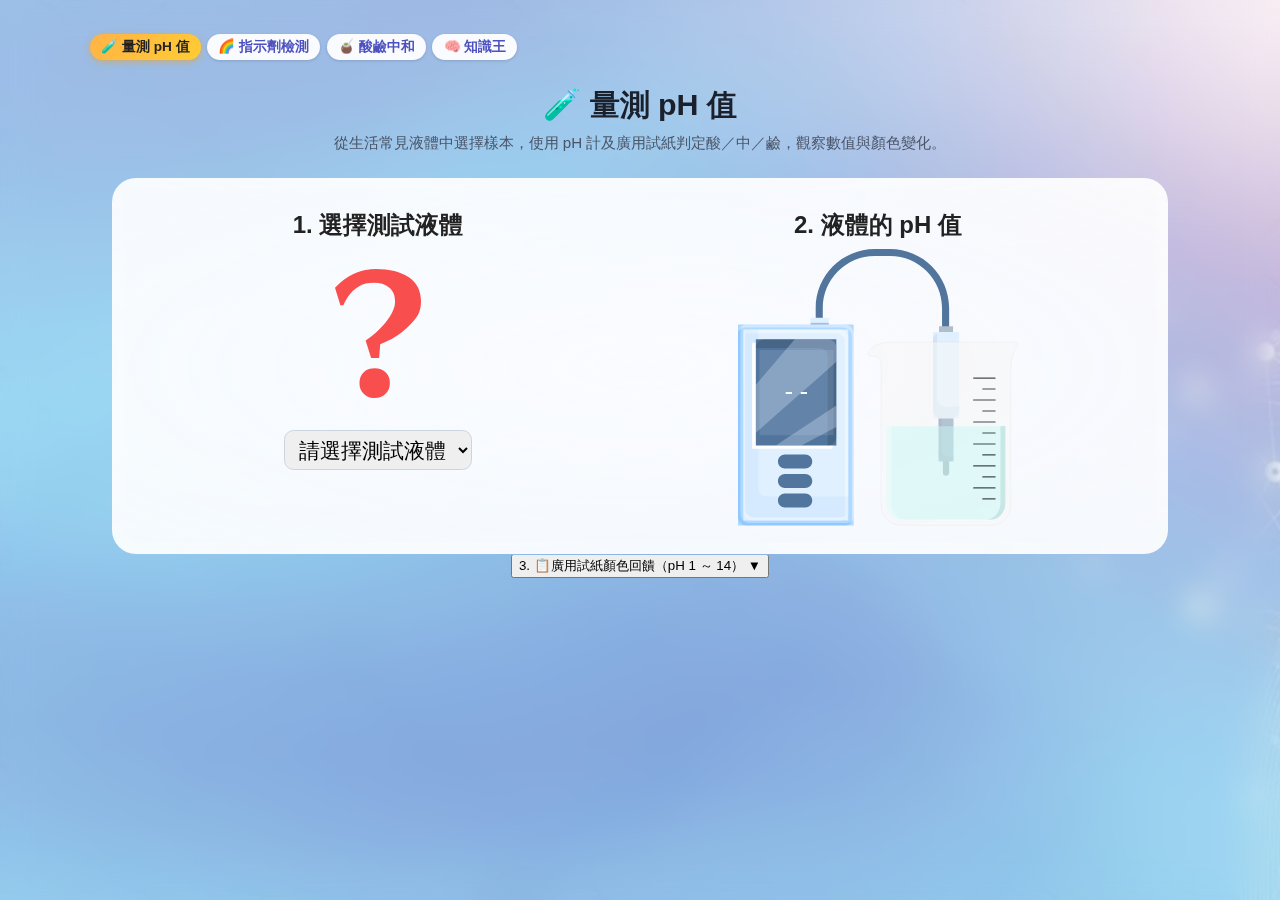
<file: index.html>
<!DOCTYPE html>
<html lang="zh-Hant">

<head>
  <meta charset="UTF-8">
  <meta name="viewport" content="width=device-width,initial-scale=1.0">
  <title>🧪 量測 pH 值</title>
  <link rel="stylesheet" href="./code/style.css">
  <link rel="stylesheet" href="./code/ph_value.css">
  <link rel="icon" href="./icons/ltedu.ico" type="image/x-icon">
</head>

<body>
  <header class="ph-header">
    <div class="ph-header-top">
      <!-- <a href="index.html" class="back-link">🏠 回主頁</a> -->
      <div class="ph-header-right">
        <a href="index.html" class="ph-nav-item ph-nav-item--active">🧪 量測 pH 值</a>
        <a href="acid-base.html" class="ph-nav-item">🌈 指示劑檢測</a>
        <a href="abneut.html" class="ph-nav-item">🧉 酸鹼中和</a>
        <a href="knowledge.html" class="ph-nav-item ">🧠 知識王</a>
      </div>
    </div>

    <h1 class="ph-title">🧪 量測 pH 值</h1>
    <p class="ph-subtitle">
      從生活常見液體中選擇樣本，使用 pH 計及廣用試紙判定酸／中／鹼，觀察數值與顏色變化。
    </p>
  </header>

  <main class="ph-layout">
    <!-- 1. 選擇測試液體 -->
    <section class="control-panel">
      <h2 class="panel-title">1. 選擇測試液體</h2>
      <div class="sample-select-row">
        <!-- 上：圖示（預設 Q.svg） -->
        <div class="sample-icon">
          <img id="sampleIcon" src="icons/Q.svg" alt="請選擇液體" />
        </div>
        <!-- 下：下拉選單 -->
        <div class="select-wrapper">
          <select id="liquidSelect">
            <option value="">請選擇測試液體</option>
            <option value="胃液">胃液</option>
            <option value="檸檬汁">檸檬汁</option>
            <option value="可樂">可樂</option>
            <option value="啤酒">啤酒</option>
            <option value="咖啡">咖啡</option>
            <option value="牛奶">牛奶</option>
            <option value="水">水</option>
            <option value="血液">血液</option>
            <option value="沐浴乳">沐浴乳</option>
            <option value="清潔劑">清潔劑</option>
            <option value="洗衣精">洗衣精</option>
            <option value="通樂">通樂</option>
          </select>
        </div>
      </div>

    </section>

    <!-- 2. 液體的 pH 值 -->
    <section class="visual-panel">
      <h2 class="panel-title">2. 液體的 pH 值</h2>
      <div class="beaker-wrapper">
        <svg xmlns="http://www.w3.org/2000/svg" viewBox="0 0 3644.32 3600" class="beaker-svg">
          <defs>
            <style>
              .cls-2 {
                fill: #51759c
              }

              .cls-5 {
                fill: #141f28
              }

              .cls-11 {
                fill: #e0f0ff
              }

              .cls-13 {
                opacity: .4;
                fill: #fff
              }
            </style>
          </defs>
          <g style="isolation:isolate">
            <g data-name="beaker" id="beaker">
              <g id="instrument">
                <g id="pH_measuring">
                  <path
                    d="M2747.96 2080.18h-92.11V768.59c0-373.03-303.41-676.48-676.43-676.48h-199.61c-373.03 0-676.43 303.45-676.43 676.48v518.4h-92.12v-518.4C1011.26 344.78 1356.04 0 1779.81 0h199.61c423.76 0 768.54 344.78 768.54 768.59z"
                    class="cls-2" />
                  <rect width="237.96" height="291.68" x="943.76" y="895.81" class="cls-11" rx=".65" ry=".65" />
                  <rect width="1504.47" height="2617.47" y="982.53" rx="1.37" ry="1.37" style="fill:#b0d9ff" />
                  <path
                    d="M1421.29 3565.32H148.19c-63.9 0-115.69-51.79-115.69-115.69v-2386.1c0-21.78 7.64-41.01 18.11-58.41C20.76 1026.04-.01 1059-.01 1098.2v2386.11c0 63.9 51.78 115.69 115.68 115.69h1273.11c42.1 0 77.33-23.65 97.56-57.27-18.78 13.16-40.38 22.6-65.06 22.6Z"
                    style="fill:#148eff;opacity:.2" />
                  <path
                    d="M1388.79 982.53H115.68c-51.39 0-93.47 34.07-108.56 80.41 21.22-24.89 51.7-41.55 86.98-41.55h1273.11c63.89 0 115.68 51.79 115.68 115.68v2386.11c0 12.51-3.45 23.99-7.11 35.27 17.21-20.19 28.7-45.52 28.7-74.13V1098.21c0-63.89-51.79-115.68-115.68-115.68Z"
                    class="cls-13" />
                  <rect width="1366.31" height="2486.99" x="69.08" y="1047.77" class="cls-11" rx="1.27" ry="1.27" />
                  <path
                    d="M1327.92 1047.77H176.54c-44.57 0-82.77 27.15-99.05 65.8 16.18-9.75 34.06-16.87 54.32-16.87h1151.38c59.35 0 107.46 48.12 107.46 107.46v2272.06c0 14.78-3.02 28.85-8.41 41.65 31.19-18.8 53.14-51.5 53.14-90.58V1155.23c0-59.35-48.12-107.46-107.47-107.46Z"
                    class="cls-13" />
                  <path
                    d="M372.28 3221.31c-59.35 0-107.46-48.12-107.46-107.46V1047.77h-88.27c-59.35 0-107.46 48.12-107.46 107.46v2272.06c0 59.35 48.12 107.46 107.46 107.46h1151.37c59.36 0 107.47-48.11 107.47-107.46v-205.98z"
                    style="mix-blend-mode:multiply;fill:#e0f0ff;opacity:.4" />
                  <rect width="1047.76" height="1381.66" x="183.62" y="1219.69" rx="1.29" ry="1.29" style="fill:#fff" />
                  <rect width="1047.76" height="1381.66" x="232.19" y="1174.42" class="cls-2" rx="1.29" ry="1.29" />
                  <path
                    d="M1170.57 1174.42H341.58c-60.41 0-109.39 48.98-109.39 109.39v3.18h825.1c60.41 0 109.39 48.97 109.39 109.39v1159.71h3.89c60.41 0 109.39-48.97 109.39-109.39V1283.81c0-60.41-48.98-109.39-109.39-109.39"
                    style="opacity:.2;fill:#1c2836" />
                  <path
                    d="M232.19 1767.32v625.59c306.46-268.82 693.22-610.6 1047.76-924.66V1283.8c0-60.41-48.98-109.39-109.39-109.39H739.29l-507.11 592.91Zm1047.76 549.28v-279.29a2497172 2497172 0 0 1-786.98 518.77h331.19z"
                    class="cls-11" style="opacity:.3" />
                  <path
                    d="M1351.77 3492.49H200.38c-59.36 0-107.46-48.12-107.46-107.46V1112.97c0-11.33 3.19-21.7 6.45-31.96-18.57 19.32-30.3 45.32-30.3 74.23V3427.3c0 59.35 48.12 107.46 107.46 107.46H1327.9c48.02 0 87.23-32.04 101.02-75.48-19.56 20.33-46.74 33.23-77.17 33.23Z"
                    class="cls-13" />
                  <path
                    d="M875.58 2855.92H610.77c-50.08 0-90.68-40.6-90.68-90.67 0-50.08 40.6-90.67 90.68-90.67h264.81c50.08 0 90.68 40.59 90.68 90.67 0 50.07-40.6 90.67-90.68 90.67m0 254.58H610.77c-50.08 0-90.68-40.6-90.68-90.68 0-50.07 40.6-90.67 90.68-90.67h264.81c50.08 0 90.68 40.6 90.68 90.67 0 50.08-40.6 90.68-90.68 90.68m0 254.58H610.77c-50.08 0-90.68-40.6-90.68-90.67 0-50.08 40.6-90.68 90.68-90.68h264.81c50.08 0 90.68 40.6 90.68 90.68 0 50.07-40.6 90.67-90.68 90.67"
                    class="cls-2" />
                  <path
                    d="M2707.66 2951.39c-22.26 0-40.3-18.04-40.3-40.3V1874.74c0-22.26 18.04-40.3 40.3-40.3s40.3 18.04 40.3 40.3v1036.35c0 22.26-18.04 40.3-40.3 40.3"
                    style="fill:#344a63" />
                  <path d="M943.76 960.9h237.96v22.39H943.76z" style="fill:#51759c;opacity:.4" />
                  <rect width="182.37" height="182.37" x="2616.47" y="1005.12" rx=".64" ry=".64" style="fill:#b1bec9" />
                  <rect width="195.74" height="1100.27" x="2609.79" y="1664.98" class="cls-2" rx=".95" ry=".95" />
                  <path
                    d="M2765.36 2699.04h-34.8c-44.44 0-80.47-36.02-80.47-80.46v-939.34c0-.8.44-1.47.47-2.27-23.93 13.94-40.76 38.79-40.76 68.48v939.33c0 44.44 36.03 80.47 80.47 80.47h34.8c43.63 0 78.72-34.86 80-78.18-11.89 6.93-24.96 11.98-39.71 11.98Z"
                    style="opacity:.2;fill:#090d12" />
                  <rect width="341.58" height="1124.52" x="2536.88" y="1081" class="cls-11" rx="1.27" ry="1.27" />
                  <path
                    d="M2825.68 2052.96h-126.65c-59.36 0-107.46-48.12-107.46-107.46v-848.67c-32.1 18.58-54.7 51.88-54.7 91.63v909.59c0 59.35 48.12 107.46 107.46 107.46h126.66c59.35 0 107.46-48.12 107.46-107.46v-60.92c-15.82 9.16-33.18 15.83-52.78 15.83Z"
                    style="opacity:.1;fill:#51759c" />
                </g>
                <!-- 儀器螢幕區 -->
                <path id="screen" d="M279.18 1316.13h964.17V2424.3H279.18z" style="fill:#e0f0ff;opacity:.13" />
                <!-- 這裡顯示 pH 數字 -->
                <text id="phText" x="760" y="1880" text-anchor="middle" font-size="260"
                  font-family="Roboto Mono, system-ui, sans-serif" fill="#141f28">
                  --
                </text>
              </g>
              <g id="cup">
                <path id="shap"
                  d="M3639.16 1253.01c-38.14 64.64-89.12 131.99-89.12 350v1725.87c0 147.32-111.7 266.77-249.5 266.77H2111.18c-13.3 0-26.36-1.11-39.1-3.26-119.22-20.06-210.41-130.41-210.41-263.52V1610.65c0-118.7 29.2-216.76-135.89-216.76-35.81 0-43.18-38.22-26.1-58.25 72.11-84.51 145.44-124.67 313.57-124.67h1551.1c64.39 0 91.09 14.42 74.81 42.02Z"
                  style="fill:#f7f7f7;opacity:.6;stroke:#494949;stroke-miterlimit:10" />
                <path id="liquid"
                  d="M3478.59 2307.88v994.95c0 119.34-79.88 216.43-178.05 216.43H2111.18c-98.17 0-178.05-97.09-178.05-216.43v-994.95z"
                  style="fill:#c7f7f3;opacity:.5" />
                <path id="Liquid_Shadow"
                  d="M3478.59 2307.88v994.95c0 119.34-79.88 216.43-178.05 216.43h-62.51c98.17 0 178.05-97.09 178.05-216.43v-994.95z"
                  data-name="Liquid Shadow" style="opacity:.3;mix-blend-mode:overlay" />
                <path id="Liquid_bright_part"
                  d="M1933.13 2307.88v994.95c0 119.34 79.88 216.43 178.05 216.43h62.51c-98.17 0-178.05-97.09-178.05-216.43v-994.95z"
                  data-name="Liquid bright part" style="opacity:.3;fill:#fff;mix-blend-mode:overlay" />
                <g id="scale" style="opacity:.8">
                  <!-- 刻度原樣保留 -->
                  <path
                    d="M3346.55 1687.18h-279.64c-3.98 0-7.21-3.45-7.21-7.71s3.23-7.71 7.21-7.71h279.64c3.98 0 7.21 3.45 7.21 7.71s-3.23 7.71-7.21 7.71m0 143.03h-160.91c-3.98 0-7.21-3.45-7.21-7.71s3.23-7.71 7.21-7.71h160.91c3.98 0 7.21 3.45 7.21 7.71s-3.23 7.71-7.21 7.71"
                    class="cls-5" />
                  <rect width="294.07" height="15.42" x="3059.69" y="1957.82" class="cls-5" rx="3.63" ry="3.63" />
                  <path
                    d="M3346.55 2116.28h-160.91c-3.98 0-7.21-3.45-7.21-7.71s3.23-7.71 7.21-7.71h160.91c3.98 0 7.21 3.45 7.21 7.71s-3.23 7.71-7.21 7.71m0 143.03h-279.64c-3.98 0-7.21-3.45-7.21-7.71s3.23-7.71 7.21-7.71h279.64c3.98 0 7.21 3.45 7.21 7.71s-3.23 7.71-7.21 7.71m0 143.03h-160.91c-3.98 0-7.21-3.45-7.21-7.71s3.23-7.71 7.21-7.71h160.91c3.98 0 7.21 3.45 7.21 7.71s-3.23 7.71-7.21 7.71m0 143.03h-279.64c-3.98 0-7.21-3.45-7.21-7.71s3.23-7.71 7.21-7.71h279.64c3.98 0 7.21 3.45 7.21 7.71s-3.23 7.71-7.21 7.71m0 143.04h-160.91c-3.98 0-7.21-3.45-7.21-7.71s3.23-7.71 7.21-7.71h160.91c3.98 0 7.21 3.45 7.21 7.71s-3.23 7.71-7.21 7.71m0 143.03h-279.64c-3.98 0-7.21-3.45-7.21-7.71s3.23-7.71 7.21-7.71h279.64c3.98 0 7.21 3.45 7.21 7.71s-3.23 7.71-7.21 7.71m0 143.03h-160.91c-3.98 0-7.21-3.45-7.21-7.71s3.23-7.71 7.21-7.71h160.91c3.98 0 7.21 3.45 7.21 7.71s-3.23 7.71-7.21 7.71m0 143.04h-279.64c-3.98 0-7.21-3.45-7.21-7.71s3.23-7.71 7.21-7.71h279.64c3.98 0 7.21 3.45 7.21 7.71s-3.23 7.71-7.21 7.71m0 143.03h-160.91c-3.98 0-7.21-3.45-7.21-7.71s3.23-7.71 7.21-7.71h160.91c3.98 0 7.21 3.45 7.21 7.71s-3.23 7.71-7.21 7.71"
                    class="cls-5" />
                </g>
              </g>
            </g>
          </g>
        </svg>
      </div>
    </section>
  </main>

  <!-- 3. 廣用試紙顏色回饋 -->
  <section class="indicator-section">
    <button class="toggle-indicator-btn" id="toggleIndicatorBtn">
      3. 📋廣用試紙顏色回饋（pH 1 ～ 14）
      <span class="toggle-arrow" id="toggleArrow">▼</span>
    </button>

    <div class="indicator-content" id="indicatorContent" style="display: none;">
      <p class="indicator-note">💡 選定液體後，指針會顯示 pH 值的對應顏色色塊。</p>

      <div class="indicator-bar">
        <div class="indicator-scale" id="indicatorScale">
          <div class="indicator-cell" data-ph="1"><span>1</span></div>
          <div class="indicator-cell" data-ph="2"><span>2</span></div>
          <div class="indicator-cell" data-ph="3"><span>3</span></div>
          <div class="indicator-cell" data-ph="4"><span>4</span></div>
          <div class="indicator-cell" data-ph="5"><span>5</span></div>
          <div class="indicator-cell" data-ph="6"><span>6</span></div>
          <div class="indicator-cell" data-ph="7"><span>7</span></div>
          <div class="indicator-cell" data-ph="8"><span>8</span></div>
          <div class="indicator-cell" data-ph="9"><span>9</span></div>
          <div class="indicator-cell" data-ph="10"><span>10</span></div>
          <div class="indicator-cell" data-ph="11"><span>11</span></div>
          <div class="indicator-cell" data-ph="12"><span>12</span></div>
          <div class="indicator-cell" data-ph="13"><span>13</span></div>
          <div class="indicator-cell" data-ph="14"><span>14</span></div>
        </div>

        <div class="indicator-pointer" id="indicatorPointer">
          <div class="pointer-arrow"></div>
          <div class="pointer-label" id="pointerLabel">pH ?</div>
        </div>
      </div>
    </div>
  </section>

  <!-- <div class="customer-service" onclick="openCustomerForm()">
		<img src="./icons/customer-service.png" alt="客服" />
		</div>	 -->
  <script src="./code/ph_value.js"></script>
</body>

</html>
</file>
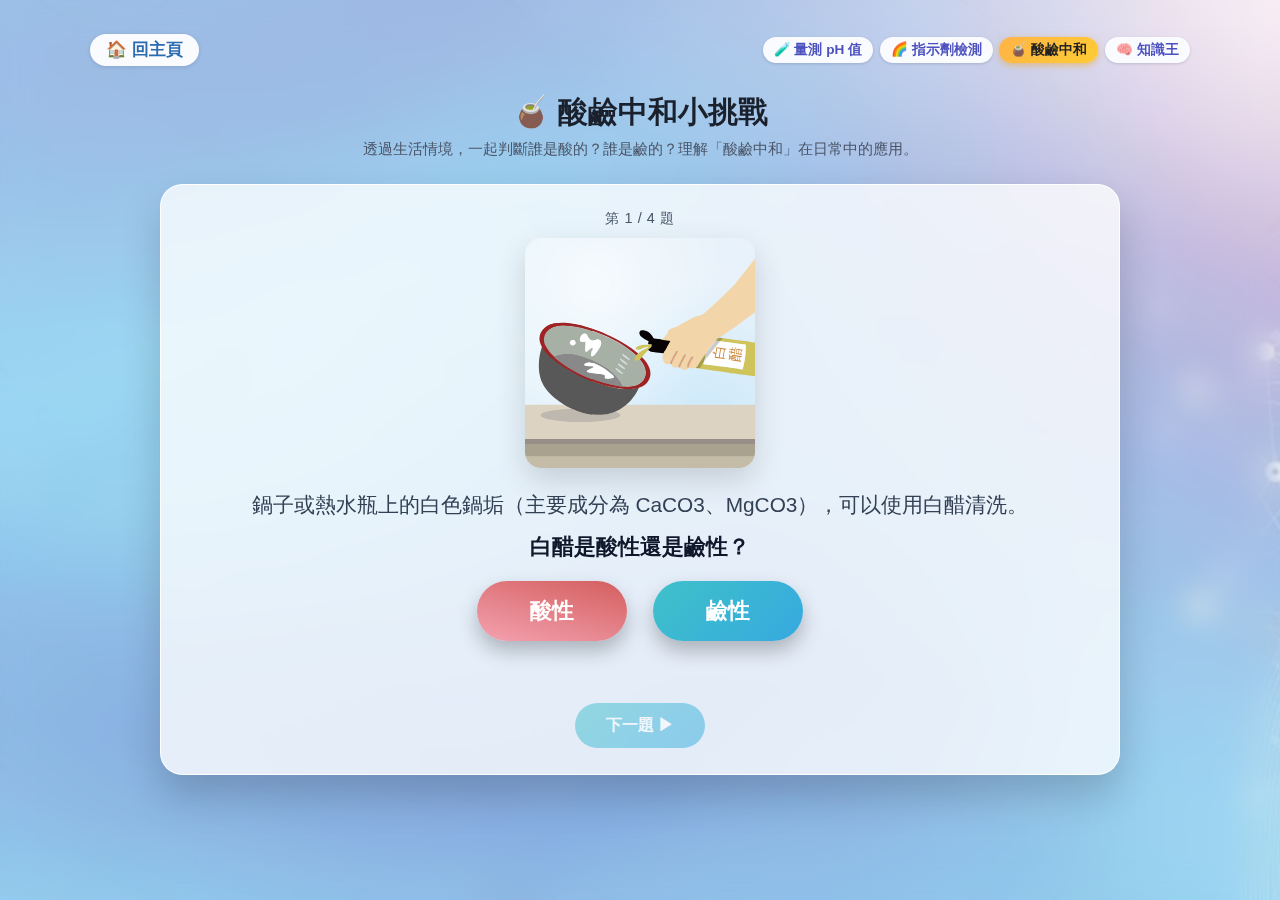
<file: ABNeut.html>
<!DOCTYPE html>
<html lang="zh-Hant">
<head>
  <meta charset="UTF-8">
  <meta name="viewport" content="width=device-width,initial-scale=1.0">
  <title>🧉 酸鹼中和 </title>
  <link rel="stylesheet" href="./code/style.css">
  <link rel="stylesheet" href="./code/abneut.css">
  <link rel="icon" href="./icons/ltedu.ico" type="image/x-icon">
</head>
<body>
  <header class="ph-header">
    <div class="ph-header-top">
      <a href="index.html" class="back-link">🏠 回主頁</a>
      <div class="ph-header-right">
        <a href="ph_value.html" class="ph-nav-item">🧪 量測 pH 值</a>
        <a href="Acid-Base.html" class="ph-nav-item">🌈 指示劑檢測</a>
        <a href="ABNeut.html" class="ph-nav-item ph-nav-item--active">🧉 酸鹼中和</a>
        <a href="Knowledge.html" class="ph-nav-item">🧠 知識王</a>
      </div>
    </div>
  
    <h1 class="ph-title">🧉 酸鹼中和小挑戰</h1>
    <p class="ph-subtitle">
      透過生活情境，一起判斷誰是酸的？誰是鹼的？理解「酸鹼中和」在日常中的應用。
    </p>
  </header>
  
  <main class="abneut-main">
    <section class="abneut-card" id="abneut-card">
      <div class="abneut-progress" id="abneut-progress"></div>
  
      <figure class="abneut-figure">
        <img id="abneut-image" src="" alt="情境圖示" class="abneut-image">
      </figure>
  
      <div class="abneut-text">
        <p id="abneut-scenario" class="abneut-scenario"></p>
        <p id="abneut-question" class="abneut-question"></p>
      </div>
  
      <div class="abneut-options" id="abneut-options"></div>
  
      <div class="abneut-feedback" id="abneut-feedback"></div>
  
      <div class="abneut-actions">
        <button id="abneut-confirm-btn" disabled>下一題 ▶</button>
      </div>
    </section>
  </main>
  
  <script src="./code/abneut.js"></script>
  

</body>
</html>
</file>
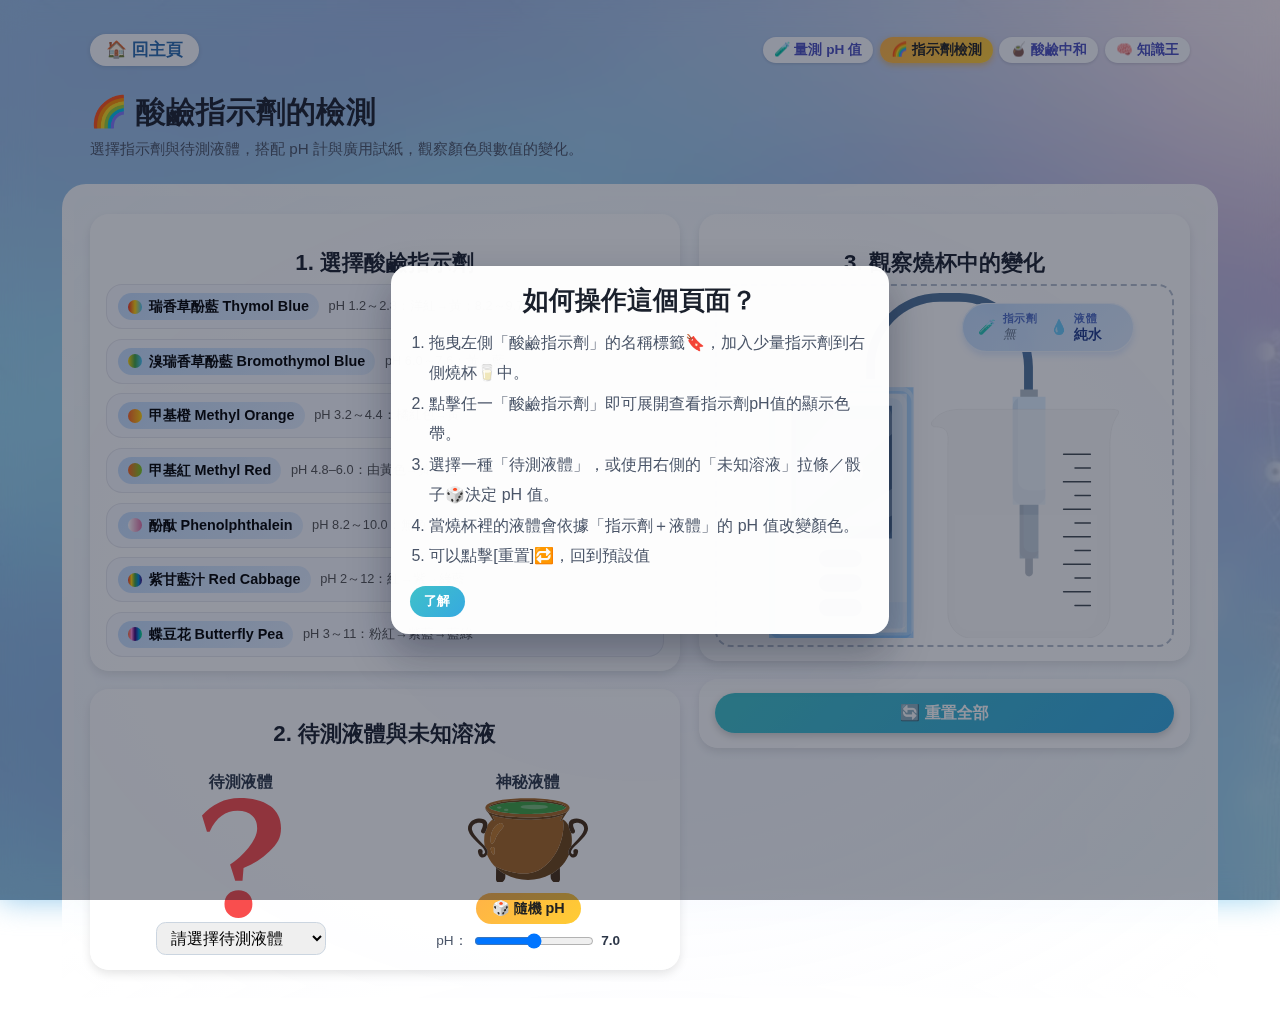
<file: Acid-Base.html>
<!DOCTYPE html>
<html lang="zh-Hant">
<head>
  <meta charset="UTF-8" />
  <title>🌈 酸鹼指示劑的檢測</title>
  <meta name="viewport" content="width=device-width, initial-scale=1.0" />

  <link rel="stylesheet" href="./code/style.css" />
  <link rel="stylesheet" href="./code/acid-base.css" />
</head>
<body>
    <!-- 🔹 頂端導覽 -->
    <header class="ph-header">
      <div class="ph-header-top">
        <a href="index.html" class="back-link">🏠 回主頁</a>
        <div class="ph-header-right">
          <a href="ph_value.html" class="ph-nav-item">🧪 量測 pH 值</a>
          <a href="Acid-Base.html" class="ph-nav-item ph-nav-item--active">🌈 指示劑檢測</a>
          <a href="ABNeut.html" class="ph-nav-item">🧉 酸鹼中和</a>
          <a href="Knowledge.html" class="ph-nav-item">🧠 知識王</a>
        </div>
      </div>
      <h1 class="ph-title">🌈 酸鹼指示劑的檢測</h1>
      <p class="ph-subtitle">
        選擇指示劑與待測液體，搭配 pH 計與廣用試紙，觀察顏色與數值的變化。
      </p>
    </header>
    <!-- 🔸 操作說明彈窗 -->
    <div id="ab-help-overlay" class="ab-help-overlay">
      <div class="ab-help-modal">
        <h2>如何操作這個頁面？</h2>
        <ol>
          <li>拖曳左側「酸鹼指示劑」的名稱標籤🔖，加入少量指示劑到右側燒杯🥛中。</li>
          <li>點擊任一「酸鹼指示劑」即可展開查看指示劑pH值的顯示色帶。</li>
          <li>選擇一種「待測液體」，或使用右側的「未知溶液」拉條／骰子🎲決定 pH 值。</li>
          <li>當燒杯裡的液體會依據「指示劑＋液體」的 pH 值改變顏色。</li>
          <li>可以點擊[重置]🔁，回到預設值</li>
          
        </ol>
        <button id="ab-help-close" type="button" class="ab-help-close-btn">
          了解
        </button>
      </div>
    </div>

    <main class="ab-layout">
      <!-- 左側：指示劑 + 待測液體 / 未知溶液 -->
      <section class="ab-left">

        <!-- 1. 指示劑區：7 個可展開膠囊卡片 -->
        <section class="ab-panel ab-indicator-panel">
          <h2 class="panel-title">1. 選擇酸鹼指示劑</h2>

          <div class="ab-indicator-list">
            <!-- 瑞香草酚藍 -->
            <article class="indicator-card" data-indicator-key="thymolBlue">
              <header class="indicator-summary">
                <button class="indicator-chip" type="button">
                  <span class="indicator-color-swatch thymol"></span>
                  <span class="indicator-name">瑞香草酚藍 Thymol Blue</span>
                </button>
                <span class="indicator-brief">pH 1.2～2.8：洋紅→黃；8.2～9.7：黃→藍</span>
              </header>
              <div class="indicator-detail">
                <div class="indicator-scale-wrap">
                  <!-- JS 會改裡面的 colorBand + pointer -->
                  <object class="indicator-scale"
                          type="image/svg+xml"
                          data="icons/scale-Ai.svg"></object>
                </div>
                <p class="indicator-text">
                  酸性時呈洋紅色，中性附近變為黃色，強鹼時轉為藍色。
                </p>
              </div>
            </article>

            <!-- 溴瑞香草酚藍 -->
            <article class="indicator-card" data-indicator-key="bromothymolBlue">
              <header class="indicator-summary">
                <button class="indicator-chip" type="button">
                  <span class="indicator-color-swatch btb"></span>
                  <span class="indicator-name">溴瑞香草酚藍 Bromothymol Blue</span>
                </button>
                <span class="indicator-brief">pH 6.0～7.6：黃→藍</span>
              </header>
              <div class="indicator-detail">
                <div class="indicator-scale-wrap">
                  <object class="indicator-scale"
                          type="image/svg+xml"
                          data="icons/scale-Ai.svg"></object>
                </div>
                <p class="indicator-text">
                  弱酸時偏黃，中性附近轉綠，弱鹼時變成藍色。
                </p>
              </div>
            </article>

            <!-- 甲基橙 -->
            <article class="indicator-card" data-indicator-key="methylOrange">
              <header class="indicator-summary">
                <button class="indicator-chip" type="button">
                  <span class="indicator-color-swatch mo"></span>
                  <span class="indicator-name">甲基橙 Methyl Orange</span>
                </button>
                <span class="indicator-brief">pH 3.2～4.4：橘紅色→黃</span>
              </header>
              <div class="indicator-detail">
                <div class="indicator-scale-wrap">
                  <object class="indicator-scale"
                          type="image/svg+xml"
                          data="icons/scale-Ai.svg"></object>
                </div>
                <p class="indicator-text">
                  強酸時呈橘紅色，接近中性時變成黃色。
                </p>
              </div>
            </article>

            <!-- 甲基紅 -->
            <article class="indicator-card" data-indicator-key="methylRed">
              <header class="indicator-summary">
                <button class="indicator-chip" type="button">
                  <span class="indicator-color-swatch mr"></span>
                  <span class="indicator-name">甲基紅 Methyl Red</span>
                </button>
                <span class="indicator-brief">pH 4.8–6.0：由黃色→黃綠色</span>
              </header>
              <div class="indicator-detail">
                <div class="indicator-scale-wrap">
                  <object class="indicator-scale"
                          type="image/svg+xml"
                          data="icons/scale-Ai.svg"></object>
                </div>
                <p class="indicator-text">
                  酸性時偏紅橙，接近中性時變為黃綠色。
                </p>
              </div>
            </article>

            <!-- 酚酞 -->
            <article class="indicator-card" data-indicator-key="phenolphthalein">
              <header class="indicator-summary">
                <button class="indicator-chip" type="button">
                  <span class="indicator-color-swatch pp"></span>
                  <span class="indicator-name">酚酞 Phenolphthalein</span>
                </button>
                <span class="indicator-brief">pH 8.2～10.0：無色→粉紅</span>
              </header>
              <div class="indicator-detail">
                <div class="indicator-scale-wrap">
                  <object class="indicator-scale"
                          type="image/svg+xml"
                          data="icons/scale-Ai.svg"></object>
                </div>
                <p class="indicator-text">
                  酸性到中性時幾乎無色，強鹼時會顯出粉紅色。
                </p>
              </div>
            </article>

            <!-- 紫甘藍汁 -->
            <article class="indicator-card" data-indicator-key="redCabbage">
              <header class="indicator-summary">
                <button class="indicator-chip" type="button">
                  <span class="indicator-color-swatch rc"></span>
                  <span class="indicator-name">紫甘藍汁 Red Cabbage</span>
                </button>
                <span class="indicator-brief">pH 2～12：紅→紫→綠藍</span>
              </header>
              <div class="indicator-detail">
                <div class="indicator-scale-wrap">
                  <object class="indicator-scale"
                          type="image/svg+xml"
                          data="icons/scale-Ai.svg"></object>
                </div>
                <p class="indicator-text">
                  強酸呈紅色，中性附近偏紫，鹼性時轉為藍綠色。
                </p>
              </div>
            </article>

            <!-- 蝶豆花 -->
            <article class="indicator-card" data-indicator-key="butterflyPea">
              <header class="indicator-summary">
                <button class="indicator-chip" type="button">
                  <span class="indicator-color-swatch bp"></span>
                  <span class="indicator-name">蝶豆花 Butterfly Pea</span>
                </button>
                <span class="indicator-brief">pH 3～11：粉紅→紫藍→藍綠</span>
              </header>
              <div class="indicator-detail">
                <div class="indicator-scale-wrap">
                  <object class="indicator-scale"
                          type="image/svg+xml"
                          data="icons/scale-Ai.svg"></object>
                </div>
                <p class="indicator-text">
                  酸性時偏粉紅紫，中性偏深紫，鹼性時會變成藍綠色。
                </p>
              </div>
            </article>
          </div>
        </section>

        <!-- 2 & 3  -->
        <section class="ab-panel ab-liquid-panel">
          <h2 class="panel-title">2. 待測液體與未知溶液</h2>

          <div class="ab-liquid-row">
            <!-- 左：待測液體 -->
            <div class="ab-column">
              <h3 class="sub-title">待測液體</h3>
              <div class="sample-icon">
                <img id="testLiquidIcon"
                     src="icons/Q.svg"
                     alt="請選擇待測液體"
                     draggable="true" />
              </div>
              <div class="select-wrapper">
                <select id="testLiquidSelect">
                  <option value="">請選擇待測液體</option>
                  <option value="檸檬汁">檸檬汁</option>
                  <option value="可樂">可樂</option>
                  <option value="啤酒">啤酒</option>
                  <option value="咖啡">咖啡</option>
                  <option value="牛奶">牛奶</option>
                  <option value="純水">純水</option>
                  <option value="沐浴乳">沐浴乳</option>
                  <option value="肥皂水">肥皂水</option>
                  <option value="洗衣精">洗衣精</option>
                  <option value="漂白水">漂白水</option>
                  <option value="通樂">通樂</option>
                </select>
              </div>
            </div>

            <!-- 右：未知液體 -->
            <div class="ab-column">
              <h3 class="sub-title">神秘液體</h3>
              <object id="pot-svg"
                      class="ab-pot-svg"
                      type="image/svg+xml"
                      data="icons/pot.svg">
                      神秘液體
              </object>
              <div class="ab-unknown-controls">
                <button id="dice-btn" type="button" class="ab-dice-btn">🎲 隨機 pH</button>
                <label class="ab-slider-label">
                  pH：
                  <input id="ph-slider" type="range" min="0" max="14" step="0.1" value="7" />
                  <span id="ph-slider-value">7.0</span>
                </label>
              </div>
            </div>
          </div>
        </section>
      </section>

      <!-- 右側：燒杯＋廣用試紙＋重置 -->
      <section class="ab-right">
        <section class="ab-panel ab-beaker-panel">
          <h2 class="panel-title">3. 觀察燒杯中的變化</h2>
          <div id="beaker-drop-zone" class="ab-beaker-drop-zone">
            <div id="beaker-svg-root" class="ab-beaker-wrapper">
              <div class="beaker-wrapper">
                <!-- ✨ 膠囊標示：顯示當前指示劑和液體 -->
                <div class="solution-label">
                  <div class="solution-label-row">
                    <span class="solution-label-icon">🧪</span>
                    <div>
                      <div class="solution-label-title">指示劑</div>
                      <div id="solution-indicator-value" class="solution-label-empty">無</div>
                    </div>
                  </div>
                  <div class="solution-label-row">
                    <span class="solution-label-icon">💧</span>
                    <div>
                      <div class="solution-label-title">液體</div>
                      <div id="solution-liquid-value" class="solution-label-value">純水</div>
                    </div>
                  </div>
                </div>

                <!-- 🔬 pH 計 + 燒杯 SVG -->
                <svg xmlns="http://www.w3.org/2000/svg"
                     viewBox="0 0 3644.32 3600"
                     class="beaker-svg">
                  <defs>
                    <style>
                      .cls-2{fill:#51759c}.cls-5{fill:#141f28}.cls-11{fill:#e0f0ff}.cls-13{opacity:.4;fill:#fff}
                    </style>
                  </defs>
                  <g style="isolation:isolate">
                    <g data-name="beaker" id="beaker">
                      <g id="instrument">
                        <g id="pH_measuring">

                          <path d="M2747.96 2080.18h-92.11V768.59c0-373.03-303.41-676.48-676.43-676.48h-199.61c-373.03 0-676.43 303.45-676.43 676.48v518.4h-92.12v-518.4C1011.26 344.78 1356.04 0 1779.81 0h199.61c423.76 0 768.54 344.78 768.54 768.59z" class="cls-2"/>
                          <rect width="237.96" height="291.68" x="943.76" y="895.81" class="cls-11" rx=".65" ry=".65"/>
                          <rect width="1504.47" height="2617.47" y="982.53" rx="1.37" ry="1.37" style="fill:#b0d9ff"/>
                          <path d="M1421.29 3565.32H148.19c-63.9 0-115.69-51.79-115.69-115.69v-2386.1c0-21.78 7.64-41.01 18.11-58.41C20.76 1026.04-.01 1059-.01 1098.2v2386.11c0 63.9 51.78 115.69 115.68 115.69h1273.11c42.1 0 77.33-23.65 97.56-57.27-18.78 13.16-40.38 22.6-65.06 22.6Z" style="fill:#148eff;opacity:.2"/>
                          <path d="M1388.79 982.53H115.68c-51.39 0-93.47 34.07-108.56 80.41 21.22-24.89 51.7-41.55 86.98-41.55h1273.11c63.89 0 115.68 51.79 115.68 115.68v2386.11c0 12.51-3.45 23.99-7.11 35.27 17.21-20.19 28.7-45.52 28.7-74.13V1098.21c0-63.89-51.79-115.68-115.68-115.68Z" class="cls-13"/>
                          <rect width="1366.31" height="2486.99" x="69.08" y="1047.77" class="cls-11" rx="1.27" ry="1.27"/>
                          <path d="M1327.92 1047.77H176.54c-44.57 0-82.77 27.15-99.05 65.8 16.18-9.75 34.06-16.87 54.32-16.87h1151.38c59.35 0 107.46 48.12 107.46 107.46v2272.06c0 14.78-3.02 28.85-8.41 41.65 31.19-18.8 53.14-51.5 53.14-90.58V1155.23c0-59.35-48.12-107.46-107.47-107.46Z" class="cls-13"/>
                          <path d="M372.28 3221.31c-59.35 0-107.46-48.12-107.46-107.46V1047.77h-88.27c-59.35 0-107.46 48.12-107.46 107.46v2272.06c0 59.35 48.12 107.46 107.46 107.46h1151.37c59.36 0 107.47-48.11 107.47-107.46v-205.98z" style="mix-blend-mode:multiply;fill:#e0f0ff;opacity:.4"/>
                          <rect width="1047.76" height="1381.66" x="183.62" y="1219.69" rx="1.29" ry="1.29" style="fill:#fff"/>
                          <rect width="1047.76" height="1381.66" x="232.19" y="1174.42" class="cls-2" rx="1.29" ry="1.29"/>
                          <path d="M1170.57 1174.42H341.58c-60.41 0-109.39 48.98-109.39 109.39v3.18h825.1c60.41 0 109.39 48.97 109.39 109.39v1159.71h3.89c60.41 0 109.39-48.97 109.39-109.39V1283.81c0-60.41-48.98-109.39-109.39-109.39" style="opacity:.2;fill:#1c2836"/>
                          <path d="M232.19 1767.32v625.59c306.46-268.82 693.22-610.6 1047.76-924.66V1283.8c0-60.41-48.98-109.39-109.39-109.39H739.29l-507.11 592.91Zm1047.76 549.28v-279.29a2497172 2497172 0 0 1-786.98 518.77h331.19z" class="cls-11" style="opacity:.3"/>
                          <path d="M1351.77 3492.49H200.38c-59.36 0-107.46-48.12-107.46-107.46V1112.97c0-11.33 3.19-21.7 6.45-31.96-18.57 19.32-30.3 45.32-30.3 74.23V3427.3c0 59.35 48.12 107.46 107.46 107.46H1327.9c48.02 0 87.23-32.04 101.02-75.48-19.56 20.33-46.74 33.23-77.17 33.23Z" class="cls-13"/>
                          <path d="M875.58 2855.92H610.77c-50.08 0-90.68-40.6-90.68-90.67 0-50.08 40.6-90.67 90.68-90.67h264.81c50.08 0 90.68 40.59 90.68 90.67 0 50.07-40.6 90.67-90.68 90.67m0 254.58H610.77c-50.08 0-90.68-40.6-90.68-90.68 0-50.07 40.6-90.67 90.68-90.67h264.81c50.08 0 90.68 40.6 90.68 90.67 0 50.08-40.6 90.68-90.68 90.68m0 254.58H610.77c-50.08 0-90.68-40.6-90.68-90.67 0-50.08 40.6-90.68 90.68-90.68h264.81c50.08 0 90.68 40.6 90.68 90.68 0 50.07-40.6 90.67-90.68 90.67" class="cls-2"/>
                          <path d="M2707.66 2951.39c-22.26 0-40.3-18.04-40.3-40.3V1874.74c0-22.26 18.04-40.3 40.3-40.3s40.3 18.04 40.3 40.3v1036.35c0 22.26-18.04 40.3-40.3 40.3" style="fill:#344a63"/>
                          <path d="M943.76 960.9h237.96v22.39H943.76z" style="fill:#51759c;opacity:.4"/>
                          <rect width="182.37" height="182.37" x="2616.47" y="1005.12" rx=".64" ry=".64" style="fill:#b1bec9"/>
                          <rect width="195.74" height="1100.27" x="2609.79" y="1664.98" class="cls-2" rx=".95" ry=".95"/>
                          <path d="M2765.36 2699.04h-34.8c-44.44 0-80.47-36.02-80.47-80.46v-939.34c0-.8.44-1.47.47-2.27-23.93 13.94-40.76 38.79-40.76 68.48v939.33c0 44.44 36.03 80.47 80.47 80.47h34.8c43.63 0 78.72-34.86 80-78.18-11.89 6.93-24.96 11.98-39.71 11.98Z" style="opacity:.2;fill:#090d12"/>
                          <rect width="341.58" height="1124.52" x="2536.88" y="1081" class="cls-11" rx="1.27" ry="1.27"/>
                          <path d="M2825.68 2052.96h-126.65c-59.36 0-107.46-48.12-107.46-107.46v-848.67c-32.1 18.58-54.7 51.88-54.7 91.63v909.59c0 59.35 48.12 107.46 107.46 107.46h126.66c59.35 0 107.46-48.12 107.46-107.46v-60.92c-15.82 9.16-33.18 15.83-52.78 15.83Z" style="opacity:.1;fill:#51759c"/>
                        </g>
                        <!-- 儀器螢幕區 -->
                        <path id="screen" d="M279.18 1316.13h964.17V2424.3H279.18z" style="fill:#e0f0ff;opacity:.13"/>
                        <!-- pH 數字 -->
                        <text id="phText"
                              x="760" y="1880"
                              text-anchor="middle"
                              font-size="260"
                              font-family="Roboto Mono, system-ui, sans-serif"
                              fill="#141f28">
                          --
                        </text>
                      </g>
                      <g id="cup">
                        <path id="shap" d="M3639.16 1253.01c-38.14 64.64-89.12 131.99-89.12 350v1725.87c0 147.32-111.7 266.77-249.5 266.77H2111.18c-13.3 0-26.36-1.11-39.1-3.26-119.22-20.06-210.41-130.41-210.41-263.52V1610.65c0-118.7 29.2-216.76-135.89-216.76-35.81 0-43.18-38.22-26.1-58.25 72.11-84.51 145.44-124.67 313.57-124.67h1551.1c64.39 0 91.09 14.42 74.81 42.02Z" style="fill:#f7f7f7;opacity:.6;stroke:#494949;stroke-miterlimit:10"/>
                        <path id="liquid" d="M3478.59 2307.88v994.95c0 119.34-79.88 216.43-178.05 216.43H2111.18c-98.17 0-178.05-97.09-178.05-216.43v-994.95z" style="fill:#6dc1b4;opacity:.7"/>
                        <path id="Liquid_Shadow" d="M3478.59 2307.88v994.95c0 119.34-79.88 216.43-178.05 216.43h-62.51c98.17 0 178.05-97.09 178.05-216.43v-994.95z" data-name="Liquid Shadow" style="opacity:.3;mix-blend-mode:overlay"/>
                        <path id="Liquid_bright_part" d="M1933.13 2307.88v994.95c0 119.34 79.88 216.43 178.05 216.43h62.51c-98.17 0-178.05-97.09-178.05-216.43v-994.95z" data-name="Liquid bright part" style="opacity:.3;fill:#fff;mix-blend-mode:overlay"/>
                        <g id="scale" style="opacity:.8">
                          <!-- 刻度原樣保留 -->
                          <path d="M3346.55 1687.18h-279.64c-3.98 0-7.21-3.45-7.21-7.71s3.23-7.71 7.21-7.71h279.64c3.98 0 7.21 3.45 7.21 7.71s-3.23 7.71-7.21 7.71m0 143.03h-160.91c-3.98 0-7.21-3.45-7.21-7.71s3.23-7.71 7.21-7.71h160.91c3.98 0 7.21 3.45 7.21 7.71s-3.23 7.71-7.21 7.71" class="cls-5"/>
                          <rect width="294.07" height="15.42" x="3059.69" y="1957.82" class="cls-5" rx="3.63" ry="3.63"/>
                          <path d="M3346.55 2116.28h-160.91c-3.98 0-7.21-3.45-7.21-7.71s3.23-7.71 7.21-7.71h160.91c3.98 0 7.21 3.45 7.21 7.71s-3.23 7.71-7.21 7.71m0 143.03h-279.64c-3.98 0-7.21-3.45-7.21-7.71s3.23-7.71 7.21-7.71h279.64c3.98 0 7.21 3.45 7.21 7.71s-3.23 7.71-7.21 7.71m0 143.03h-160.91c-3.98 0-7.21-3.45-7.21-7.71s3.23-7.71 7.21-7.71h160.91c3.98 0 7.21 3.45 7.21 7.71s-3.23 7.71-7.21 7.71m0 143.03h-279.64c-3.98 0-7.21-3.45-7.21-7.71s3.23-7.71 7.21-7.71h279.64c3.98 0 7.21 3.45 7.21 7.71s-3.23 7.71-7.21 7.71m0 143.04h-160.91c-3.98 0-7.21-3.45-7.21-7.71s3.23-7.71 7.21-7.71h160.91c3.98 0 7.21 3.45 7.21 7.71s-3.23 7.71-7.21 7.71m0 143.03h-279.64c-3.98 0-7.21-3.45-7.21-7.71s3.23-7.71 7.21-7.71h279.64c3.98 0 7.21 3.45 7.21 7.71s-3.23 7.71-7.21 7.71m0 143.03h-160.91c-3.98 0-7.21-3.45-7.21-7.71s3.23-7.71 7.21-7.71h160.91c3.98 0 7.21 3.45 7.21 7.71s-3.23 7.71-7.21 7.71m0 143.04h-279.64c-3.98 0-7.21-3.45-7.21-7.71s3.23-7.71 7.21-7.71h279.64c3.98 0 7.21 3.45 7.21 7.71s-3.23 7.71-7.21 7.71m0 143.03h-160.91c-3.98 0-7.21-3.45-7.21-7.71s3.23-7.71 7.21-7.71h160.91c3.98 0 7.21 3.45 7.21 7.71s-3.23 7.71-7.21 7.71" class="cls-5"/>
                        </g>
                      </g>
                    </g>
                  </g>
                </svg>
              </div>
            </div>
          </div>
        </section>

        <!-- <section class="ab-panel ab-scale-panel">
          <h3 class="panel-title">   廣用試紙色帶（pH 1～14）比對參考</h3>
          <object id="ph-scale-svg"
                  class="ab-scale-svg"
                  type="image/svg+xml"
                  data="icons/scale-Ai.svg">
            pH 色帶
          </object>
        </section> -->

        <section class="ab-panel ab-reset-panel">
          <button id="reset-btn" type="button" class="ab-reset-btn">🔄 重置全部</button>
        </section>
      </section>
    </main>

  <script src="./code/acid-base.js"></script>
</body>
</html>
</file>
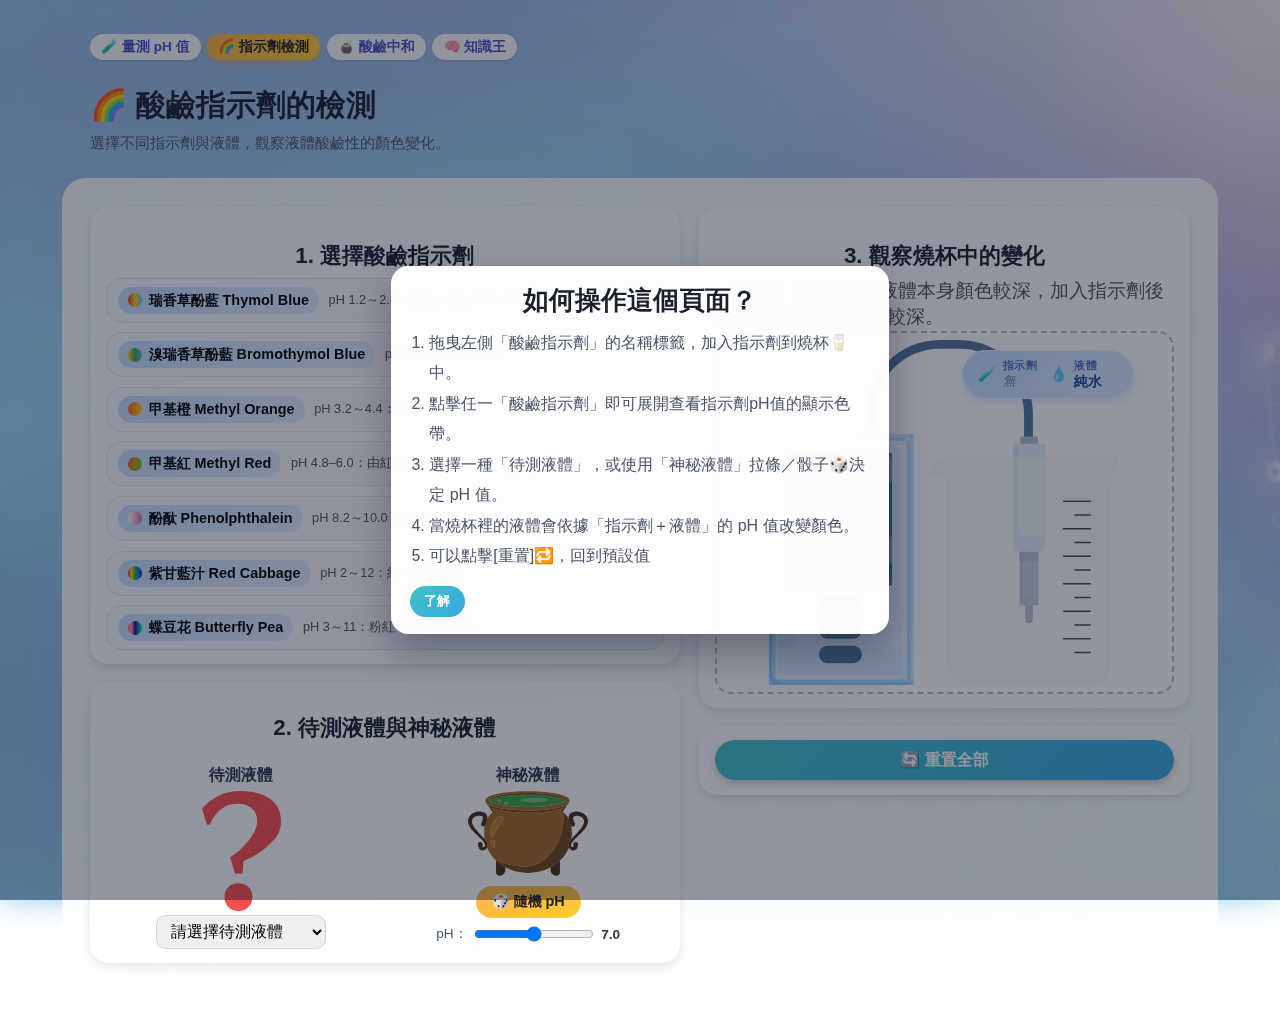
<file: acid-base.html>
<!DOCTYPE html>
<html lang="zh-Hant">

<head>
  <meta charset="UTF-8" />
  <title>🌈 酸鹼指示劑的檢測</title>
  <meta name="viewport" content="width=device-width, initial-scale=1.0" />

  <link rel="stylesheet" href="./code/style.css" />
  <link rel="stylesheet" href="./code/acid-base.css" />
  <link rel="icon" href="./icons/ltedu.ico" type="image/x-icon">
</head>

<body>
  <!-- 🔹 頂端導覽 -->
  <header class="ph-header">
    <div class="ph-header-top">
      <!-- <a href="index.html" class="back-link">🏠 回主頁</a> -->
      <div class="ph-header-right">
        <a href="index.html" class="ph-nav-item">🧪 量測 pH 值</a>
        <a href="acid-base.html" class="ph-nav-item ph-nav-item--active">🌈 指示劑檢測</a>
        <a href="abneut.html" class="ph-nav-item">🧉 酸鹼中和</a>
        <a href="knowledge.html" class="ph-nav-item">🧠 知識王</a>
      </div>
    </div>
    <h1 class="ph-title">🌈 酸鹼指示劑的檢測</h1>
    <p class="ph-subtitle">
      選擇不同指示劑與液體，觀察液體酸鹼性的顏色變化。
    </p>
  </header>
  <!-- 🔸 操作說明彈窗 -->
  <div id="ab-help-overlay" class="ab-help-overlay">
    <div class="ab-help-modal">
      <h2>如何操作這個頁面？</h2>
      <ol>
        <li>拖曳左側「酸鹼指示劑」的名稱標籤，加入指示劑到燒杯🥛中。</li>
        <li>點擊任一「酸鹼指示劑」即可展開查看指示劑pH值的顯示色帶。</li>
        <li>選擇一種「待測液體」，或使用「神秘液體」拉條／骰子🎲決定 pH 值。</li>
        <li>當燒杯裡的液體會依據「指示劑＋液體」的 pH 值改變顏色。</li>
        <li>可以點擊[重置]🔁，回到預設值</li>
      </ol>

      <!-- 🎬 GIF 輪播區域 -->
      <div class="ab-help-carousel">
        <!-- <div class="ab-carousel-title">📽️ 操作示範</div> -->
        <div class="ab-carousel-container">
          <!-- <button class="ab-carousel-arrow ab-carousel-prev" type="button">‹</button>

          <div class="ab-carousel-viewport">
            <div class="ab-carousel-track">
              <div class="ab-carousel-slide active">
                <img src="icons/testLiquid.gif" alt="拖曳指示劑示範" />
                <p class="ab-carousel-caption">拖曳指示劑到燒杯，選擇待測液體</p>
              </div>
              <div class="ab-carousel-slide">
                <img src="icons/unknowLiquid.gif" alt="選擇神秘液體示範" />
                <p class="ab-carousel-caption">拖曳指示劑到燒杯，並改選神秘液體</p>
              </div>
              <div class="ab-carousel-slide">
                <img src="icons/mobile.gif" alt="使用行動裝置操作" />
                <p class="ab-carousel-caption">使用行動裝置操作</p>
              </div>
            </div>
          </div>

          <button class="ab-carousel-arrow ab-carousel-next" type="button">›</button> -->
        </div>

      </div>

      <button id="ab-help-close" type="button" class="ab-help-close-btn">
        了解
      </button>
    </div>
  </div>


  <main class="ab-layout">
    <!-- 左側：指示劑 + 待測液體 / 神秘液體 -->
    <section class="ab-left">
      <!-- 1. 指示劑區：7 個可展開膠囊卡片 -->
      <section class="ab-panel ab-indicator-panel">
        <h2 class="panel-title">1. 選擇酸鹼指示劑</h2>

        <div class="ab-indicator-list">
          <!-- 瑞香草酚藍 -->
          <article class="indicator-card" data-indicator-key="thymolBlue">
            <header class="indicator-summary">
              <button class="indicator-chip" type="button">
                <span class="indicator-color-swatch thymol"></span>
                <span class="indicator-name">瑞香草酚藍 Thymol Blue</span>
              </button>
              <span class="indicator-brief">pH 1.2～2.8：洋紅→黃；8.2～9.7：黃→藍</span>
              <button class="indicator-add-btn" type="button">➕燒杯</button>
            </header>
            <div class="indicator-detail">
              <div class="indicator-scale-wrap">
                <!-- JS 會改裡面的 colorBand + pointer -->
                <object class="indicator-scale" type="image/svg+xml" data="icons/scale-Ai.svg"></object>
              </div>
              <p class="indicator-text">
                酸性時呈洋紅色，中性附近變為黃色，強鹼時轉為藍色。
              </p>
            </div>
          </article>

          <!-- 溴瑞香草酚藍 -->
          <article class="indicator-card" data-indicator-key="bromothymolBlue">
            <header class="indicator-summary">
              <button class="indicator-chip" type="button">
                <span class="indicator-color-swatch btb"></span>
                <span class="indicator-name">溴瑞香草酚藍 Bromothymol Blue</span>
              </button>
              <span class="indicator-brief">pH 6.0～7.6：黃→藍</span>
              <button class="indicator-add-btn" type="button">➕燒杯</button>
            </header>
            <div class="indicator-detail">
              <div class="indicator-scale-wrap">
                <object class="indicator-scale" type="image/svg+xml" data="icons/scale-Ai.svg"></object>
              </div>
              <p class="indicator-text">
                弱酸時偏黃，中性附近轉綠，弱鹼時變成藍色。
              </p>
            </div>
          </article>

          <!-- 甲基橙 -->
          <article class="indicator-card" data-indicator-key="methylOrange">
            <header class="indicator-summary">
              <button class="indicator-chip" type="button">
                <span class="indicator-color-swatch mo"></span>
                <span class="indicator-name">甲基橙 Methyl Orange</span>
              </button>
              <span class="indicator-brief">pH 3.2～4.4：橘紅色→黃</span>
              <button class="indicator-add-btn" type="button">➕燒杯</button>
            </header>
            <div class="indicator-detail">
              <div class="indicator-scale-wrap">
                <object class="indicator-scale" type="image/svg+xml" data="icons/scale-Ai.svg"></object>
              </div>
              <p class="indicator-text">
                強酸時呈橘紅色，接近中性時變成黃色。
              </p>
            </div>
          </article>

          <!-- 甲基紅 -->
          <article class="indicator-card" data-indicator-key="methylRed">
            <header class="indicator-summary">
              <button class="indicator-chip" type="button">
                <span class="indicator-color-swatch mr"></span>
                <span class="indicator-name">甲基紅 Methyl Red</span>
              </button>
              <span class="indicator-brief">pH 4.8–6.0：由紅橙→黃綠色</span>
              <button class="indicator-add-btn" type="button">➕燒杯</button>
            </header>
            <div class="indicator-detail">
              <div class="indicator-scale-wrap">
                <object class="indicator-scale" type="image/svg+xml" data="icons/scale-Ai.svg"></object>
              </div>
              <p class="indicator-text">
                酸性時偏紅橙，接近中性時變為黃綠色。
              </p>
            </div>
          </article>

          <!-- 酚酞 -->
          <article class="indicator-card" data-indicator-key="phenolphthalein">
            <header class="indicator-summary">
              <button class="indicator-chip" type="button">
                <span class="indicator-color-swatch pp"></span>
                <span class="indicator-name">酚酞 Phenolphthalein</span>
              </button>
              <span class="indicator-brief">pH 8.2～10.0：無色→粉紅</span>
              <button class="indicator-add-btn" type="button">➕燒杯</button>
            </header>
            <div class="indicator-detail">
              <div class="indicator-scale-wrap">
                <object class="indicator-scale" type="image/svg+xml" data="icons/scale-Ai.svg"></object>
              </div>
              <p class="indicator-text">
                酸性到中性時幾乎無色，強鹼時會顯出粉紅色。
              </p>
            </div>
          </article>

          <!-- 紫甘藍汁 -->
          <article class="indicator-card" data-indicator-key="redCabbage">
            <header class="indicator-summary">
              <button class="indicator-chip" type="button">
                <span class="indicator-color-swatch rc"></span>
                <span class="indicator-name">紫甘藍汁 Red Cabbage</span>
              </button>
              <span class="indicator-brief">pH 2～12：紅→紫→綠藍</span>
              <button class="indicator-add-btn" type="button">➕燒杯</button>
            </header>
            <div class="indicator-detail">
              <div class="indicator-scale-wrap">
                <object class="indicator-scale" type="image/svg+xml" data="icons/scale-Ai.svg"></object>
              </div>
              <p class="indicator-text">
                強酸呈紅色，中性附近偏紫，鹼性時轉為藍綠色。
              </p>
            </div>
          </article>

          <!-- 蝶豆花 -->
          <article class="indicator-card" data-indicator-key="butterflyPea">
            <header class="indicator-summary">
              <button class="indicator-chip" type="button">
                <span class="indicator-color-swatch bp"></span>
                <span class="indicator-name">蝶豆花 Butterfly Pea</span>
              </button>
              <span class="indicator-brief">pH 3～11：粉紅→紫藍→藍綠</span>
              <button class="indicator-add-btn" type="button">➕燒杯</button>
            </header>
            <div class="indicator-detail">
              <div class="indicator-scale-wrap">
                <object class="indicator-scale" type="image/svg+xml" data="icons/scale-Ai.svg"></object>
              </div>
              <p class="indicator-text">
                酸性時偏粉紅紫，中性偏深紫，鹼性時會變成藍綠色。
              </p>
            </div>
          </article>
        </div>
      </section>

      <!-- 2 & 3  -->
      <section class="ab-panel ab-liquid-panel">
        <h2 class="panel-title">2. 待測液體與神秘液體</h2>

        <div class="ab-liquid-row">
          <!-- 左：待測液體 -->
          <div class="ab-column">
            <h3 class="sub-title">待測液體</h3>
            <div class="sample-icon">
              <img id="testLiquidIcon" src="icons/Q.svg" alt="請選擇待測液體" draggable="true" />
            </div>
            <div class="select-wrapper">
              <select id="testLiquidSelect">
                <option value="">請選擇待測液體</option>
                <option value="檸檬汁">檸檬汁</option>
                <option value="可樂">可樂</option>
                <option value="啤酒">啤酒</option>
                <option value="咖啡">咖啡</option>
                <option value="牛奶">牛奶</option>
                <option value="純水">純水</option>
                <option value="肥皂水">肥皂水</option>
                <option value="沐浴乳">沐浴乳</option>
                <option value="漂白水">漂白水</option>
                <option value="洗衣精">洗衣精</option>
                <option value="通樂">通樂</option>
              </select>
            </div>
          </div>

          <!-- 右：神秘液體 -->
          <div class="ab-column">
            <h3 class="sub-title">神秘液體</h3>
            <object id="pot-svg" class="ab-pot-svg" type="image/svg+xml" data="icons/pot.svg">
              神秘液體
            </object>
            <div class="ab-unknown-controls">
              <button id="dice-btn" type="button" class="ab-dice-btn">🎲 隨機 pH</button>
              <label class="ab-slider-label">
                pH：
                <input id="ph-slider" type="range" min="0" max="14" step="0.1" value="7" />
                <span id="ph-slider-value">7.0</span>
              </label>
            </div>
          </div>
        </div>
      </section>
    </section>

    <!-- 右側：燒杯＋廣用試紙＋重置 -->
    <section class="ab-right">
      <section class="ab-panel ab-beaker-panel">
        <h2 class="panel-title">3. 觀察燒杯中的變化</h2>
        <p class="note">📝 <b>備註：</b>如果檢測液體本身顏色較深，加入指示劑後顯示的顏色結果也會較深。</p>
        <div id="beaker-drop-zone" class="ab-beaker-drop-zone">
          <div id="beaker-svg-root" class="ab-beaker-wrapper">
            <div class="beaker-wrapper">
              <!-- ✨ 膠囊標示：顯示當前指示劑和液體 -->
              <div class="solution-label">
                <div class="solution-label-row">
                  <span class="solution-label-icon">🧪</span>
                  <div>
                    <div class="solution-label-title">指示劑</div>
                    <div id="solution-indicator-value" class="solution-label-empty">無</div>
                  </div>
                </div>
                <div class="solution-label-row">
                  <span class="solution-label-icon">💧</span>
                  <div>
                    <div class="solution-label-title">液體</div>
                    <div id="solution-liquid-value" class="solution-label-value">純水</div>
                  </div>
                </div>
              </div>

              <!-- 🔬 pH 計 + 燒杯 SVG -->
              <svg xmlns="http://www.w3.org/2000/svg" viewBox="0 0 3644.32 3600" class="beaker-svg">
                <defs>
                  <style>
                    .cls-2 {
                      fill: #51759c
                    }

                    .cls-5 {
                      fill: #141f28
                    }

                    .cls-11 {
                      fill: #e0f0ff
                    }

                    .cls-13 {
                      opacity: .4;
                      fill: #fff
                    }
                  </style>
                </defs>
                <g style="isolation:isolate">
                  <g data-name="beaker" id="beaker">
                    <g id="instrument">
                      <g id="pH_measuring">

                        <path
                          d="M2747.96 2080.18h-92.11V768.59c0-373.03-303.41-676.48-676.43-676.48h-199.61c-373.03 0-676.43 303.45-676.43 676.48v518.4h-92.12v-518.4C1011.26 344.78 1356.04 0 1779.81 0h199.61c423.76 0 768.54 344.78 768.54 768.59z"
                          class="cls-2" />
                        <rect width="237.96" height="291.68" x="943.76" y="895.81" class="cls-11" rx=".65" ry=".65" />
                        <rect width="1504.47" height="2617.47" y="982.53" rx="1.37" ry="1.37" style="fill:#b0d9ff" />
                        <path
                          d="M1421.29 3565.32H148.19c-63.9 0-115.69-51.79-115.69-115.69v-2386.1c0-21.78 7.64-41.01 18.11-58.41C20.76 1026.04-.01 1059-.01 1098.2v2386.11c0 63.9 51.78 115.69 115.68 115.69h1273.11c42.1 0 77.33-23.65 97.56-57.27-18.78 13.16-40.38 22.6-65.06 22.6Z"
                          style="fill:#148eff;opacity:.2" />
                        <path
                          d="M1388.79 982.53H115.68c-51.39 0-93.47 34.07-108.56 80.41 21.22-24.89 51.7-41.55 86.98-41.55h1273.11c63.89 0 115.68 51.79 115.68 115.68v2386.11c0 12.51-3.45 23.99-7.11 35.27 17.21-20.19 28.7-45.52 28.7-74.13V1098.21c0-63.89-51.79-115.68-115.68-115.68Z"
                          class="cls-13" />
                        <rect width="1366.31" height="2486.99" x="69.08" y="1047.77" class="cls-11" rx="1.27"
                          ry="1.27" />
                        <path
                          d="M1327.92 1047.77H176.54c-44.57 0-82.77 27.15-99.05 65.8 16.18-9.75 34.06-16.87 54.32-16.87h1151.38c59.35 0 107.46 48.12 107.46 107.46v2272.06c0 14.78-3.02 28.85-8.41 41.65 31.19-18.8 53.14-51.5 53.14-90.58V1155.23c0-59.35-48.12-107.46-107.47-107.46Z"
                          class="cls-13" />
                        <path
                          d="M372.28 3221.31c-59.35 0-107.46-48.12-107.46-107.46V1047.77h-88.27c-59.35 0-107.46 48.12-107.46 107.46v2272.06c0 59.35 48.12 107.46 107.46 107.46h1151.37c59.36 0 107.47-48.11 107.47-107.46v-205.98z"
                          style="mix-blend-mode:multiply;fill:#e0f0ff;opacity:.4" />
                        <rect width="1047.76" height="1381.66" x="183.62" y="1219.69" rx="1.29" ry="1.29"
                          style="fill:#fff" />
                        <rect width="1047.76" height="1381.66" x="232.19" y="1174.42" class="cls-2" rx="1.29"
                          ry="1.29" />
                        <path
                          d="M1170.57 1174.42H341.58c-60.41 0-109.39 48.98-109.39 109.39v3.18h825.1c60.41 0 109.39 48.97 109.39 109.39v1159.71h3.89c60.41 0 109.39-48.97 109.39-109.39V1283.81c0-60.41-48.98-109.39-109.39-109.39"
                          style="opacity:.2;fill:#1c2836" />
                        <path
                          d="M232.19 1767.32v625.59c306.46-268.82 693.22-610.6 1047.76-924.66V1283.8c0-60.41-48.98-109.39-109.39-109.39H739.29l-507.11 592.91Zm1047.76 549.28v-279.29a2497172 2497172 0 0 1-786.98 518.77h331.19z"
                          class="cls-11" style="opacity:.3" />
                        <path
                          d="M1351.77 3492.49H200.38c-59.36 0-107.46-48.12-107.46-107.46V1112.97c0-11.33 3.19-21.7 6.45-31.96-18.57 19.32-30.3 45.32-30.3 74.23V3427.3c0 59.35 48.12 107.46 107.46 107.46H1327.9c48.02 0 87.23-32.04 101.02-75.48-19.56 20.33-46.74 33.23-77.17 33.23Z"
                          class="cls-13" />
                        <path
                          d="M875.58 2855.92H610.77c-50.08 0-90.68-40.6-90.68-90.67 0-50.08 40.6-90.67 90.68-90.67h264.81c50.08 0 90.68 40.59 90.68 90.67 0 50.07-40.6 90.67-90.68 90.67m0 254.58H610.77c-50.08 0-90.68-40.6-90.68-90.68 0-50.07 40.6-90.67 90.68-90.67h264.81c50.08 0 90.68 40.6 90.68 90.67 0 50.08-40.6 90.68-90.68 90.68m0 254.58H610.77c-50.08 0-90.68-40.6-90.68-90.67 0-50.08 40.6-90.68 90.68-90.68h264.81c50.08 0 90.68 40.6 90.68 90.68 0 50.07-40.6 90.67-90.68 90.67"
                          class="cls-2" />
                        <path
                          d="M2707.66 2951.39c-22.26 0-40.3-18.04-40.3-40.3V1874.74c0-22.26 18.04-40.3 40.3-40.3s40.3 18.04 40.3 40.3v1036.35c0 22.26-18.04 40.3-40.3 40.3"
                          style="fill:#344a63" />
                        <path d="M943.76 960.9h237.96v22.39H943.76z" style="fill:#51759c;opacity:.4" />
                        <rect width="182.37" height="182.37" x="2616.47" y="1005.12" rx=".64" ry=".64"
                          style="fill:#b1bec9" />
                        <rect width="195.74" height="1100.27" x="2609.79" y="1664.98" class="cls-2" rx=".95" ry=".95" />
                        <path
                          d="M2765.36 2699.04h-34.8c-44.44 0-80.47-36.02-80.47-80.46v-939.34c0-.8.44-1.47.47-2.27-23.93 13.94-40.76 38.79-40.76 68.48v939.33c0 44.44 36.03 80.47 80.47 80.47h34.8c43.63 0 78.72-34.86 80-78.18-11.89 6.93-24.96 11.98-39.71 11.98Z"
                          style="opacity:.2;fill:#090d12" />
                        <rect width="341.58" height="1124.52" x="2536.88" y="1081" class="cls-11" rx="1.27" ry="1.27" />
                        <path
                          d="M2825.68 2052.96h-126.65c-59.36 0-107.46-48.12-107.46-107.46v-848.67c-32.1 18.58-54.7 51.88-54.7 91.63v909.59c0 59.35 48.12 107.46 107.46 107.46h126.66c59.35 0 107.46-48.12 107.46-107.46v-60.92c-15.82 9.16-33.18 15.83-52.78 15.83Z"
                          style="opacity:.1;fill:#51759c" />
                      </g>
                      <!-- 儀器螢幕區 -->
                      <path id="screen" d="M279.18 1316.13h964.17V2424.3H279.18z" style="fill:#e0f0ff;opacity:.13" />
                      <!-- pH 數字 -->
                      <text id="phText" x="760" y="1880" text-anchor="middle" font-size="260"
                        font-family="Roboto Mono, system-ui, sans-serif" fill="#141f28">
                        --
                      </text>
                    </g>
                    <g id="cup">
                      <path id="shap"
                        d="M3639.16 1253.01c-38.14 64.64-89.12 131.99-89.12 350v1725.87c0 147.32-111.7 266.77-249.5 266.77H2111.18c-13.3 0-26.36-1.11-39.1-3.26-119.22-20.06-210.41-130.41-210.41-263.52V1610.65c0-118.7 29.2-216.76-135.89-216.76-35.81 0-43.18-38.22-26.1-58.25 72.11-84.51 145.44-124.67 313.57-124.67h1551.1c64.39 0 91.09 14.42 74.81 42.02Z"
                        style="fill:#f7f7f7;opacity:.6;stroke:#494949;stroke-miterlimit:10" />
                      <path id="liquid"
                        d="M3478.59 2307.88v994.95c0 119.34-79.88 216.43-178.05 216.43H2111.18c-98.17 0-178.05-97.09-178.05-216.43v-994.95z"
                        style="fill:#6dc1b4;opacity:.7" />
                      <path id="Liquid_Shadow"
                        d="M3478.59 2307.88v994.95c0 119.34-79.88 216.43-178.05 216.43h-62.51c98.17 0 178.05-97.09 178.05-216.43v-994.95z"
                        data-name="Liquid Shadow" style="opacity:.3;mix-blend-mode:overlay" />
                      <path id="Liquid_bright_part"
                        d="M1933.13 2307.88v994.95c0 119.34 79.88 216.43 178.05 216.43h62.51c-98.17 0-178.05-97.09-178.05-216.43v-994.95z"
                        data-name="Liquid bright part" style="opacity:.3;fill:#fff;mix-blend-mode:overlay" />
                      <g id="scale" style="opacity:.8">
                        <!-- 刻度原樣保留 -->
                        <path
                          d="M3346.55 1687.18h-279.64c-3.98 0-7.21-3.45-7.21-7.71s3.23-7.71 7.21-7.71h279.64c3.98 0 7.21 3.45 7.21 7.71s-3.23 7.71-7.21 7.71m0 143.03h-160.91c-3.98 0-7.21-3.45-7.21-7.71s3.23-7.71 7.21-7.71h160.91c3.98 0 7.21 3.45 7.21 7.71s-3.23 7.71-7.21 7.71"
                          class="cls-5" />
                        <rect width="294.07" height="15.42" x="3059.69" y="1957.82" class="cls-5" rx="3.63" ry="3.63" />
                        <path
                          d="M3346.55 2116.28h-160.91c-3.98 0-7.21-3.45-7.21-7.71s3.23-7.71 7.21-7.71h160.91c3.98 0 7.21 3.45 7.21 7.71s-3.23 7.71-7.21 7.71m0 143.03h-279.64c-3.98 0-7.21-3.45-7.21-7.71s3.23-7.71 7.21-7.71h279.64c3.98 0 7.21 3.45 7.21 7.71s-3.23 7.71-7.21 7.71m0 143.03h-160.91c-3.98 0-7.21-3.45-7.21-7.71s3.23-7.71 7.21-7.71h160.91c3.98 0 7.21 3.45 7.21 7.71s-3.23 7.71-7.21 7.71m0 143.03h-279.64c-3.98 0-7.21-3.45-7.21-7.71s3.23-7.71 7.21-7.71h279.64c3.98 0 7.21 3.45 7.21 7.71s-3.23 7.71-7.21 7.71m0 143.04h-160.91c-3.98 0-7.21-3.45-7.21-7.71s3.23-7.71 7.21-7.71h160.91c3.98 0 7.21 3.45 7.21 7.71s-3.23 7.71-7.21 7.71m0 143.03h-279.64c-3.98 0-7.21-3.45-7.21-7.71s3.23-7.71 7.21-7.71h279.64c3.98 0 7.21 3.45 7.21 7.71s-3.23 7.71-7.21 7.71m0 143.03h-160.91c-3.98 0-7.21-3.45-7.21-7.71s3.23-7.71 7.21-7.71h160.91c3.98 0 7.21 3.45 7.21 7.71s-3.23 7.71-7.21 7.71m0 143.04h-279.64c-3.98 0-7.21-3.45-7.21-7.71s3.23-7.71 7.21-7.71h279.64c3.98 0 7.21 3.45 7.21 7.71s-3.23 7.71-7.21 7.71m0 143.03h-160.91c-3.98 0-7.21-3.45-7.21-7.71s3.23-7.71 7.21-7.71h160.91c3.98 0 7.21 3.45 7.21 7.71s-3.23 7.71-7.21 7.71"
                          class="cls-5" />
                      </g>
                    </g>
                  </g>
                </g>
              </svg>
            </div>
          </div>
        </div>
      </section>


      <section class="ab-panel ab-reset-panel">
        <button id="reset-btn" type="button" class="ab-reset-btn">🔄 重置全部</button>
      </section>
    </section>
  </main>

  <!-- <div class="customer-service" onclick="openCustomerForm()">
		<img src="./icons/customer-service.png" alt="客服" />
		</div>	 -->

  <script src="./code/acid-base.js"></script>
</body>

</html>
</file>
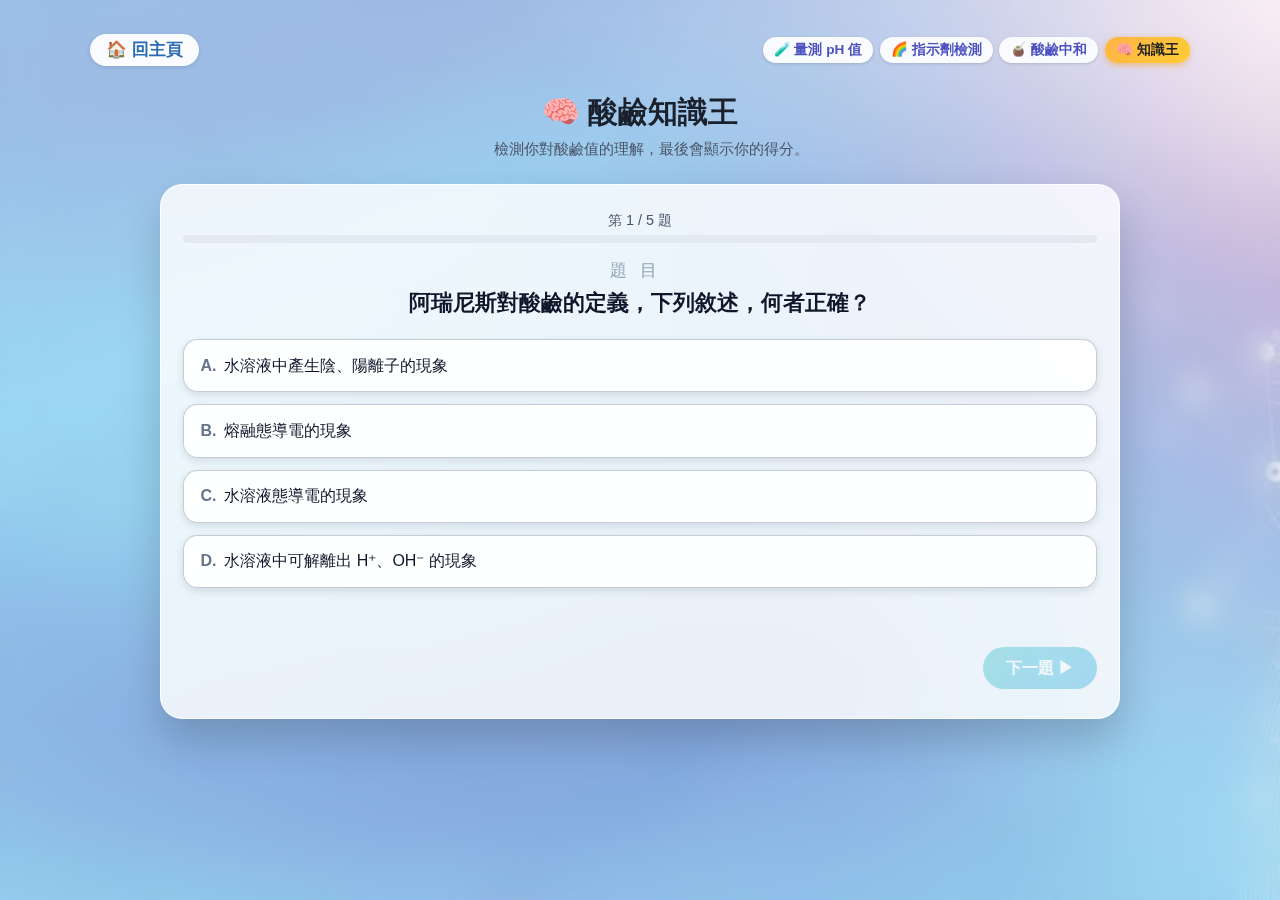
<file: Knowledge.html>
<!DOCTYPE html>
<html lang="zh-Hant">
<head>
  <meta charset="UTF-8">
  <meta name="viewport" content="width=device-width,initial-scale=1.0">
  <title>🧠 知識王</title>
  <link rel="stylesheet" href="./code/style.css">
  <link rel="stylesheet" href="./code/Knowledge.css">
  <link rel="icon" href="./icons/ltedu.ico" type="image/x-icon">
</head>
<body>
  <header class="ph-header">
    <div class="ph-header-top">
      <a href="index.html" class="back-link">🏠 回主頁</a>
      <div class="ph-header-right">
        <a href="ph_value.html" class="ph-nav-item">🧪 量測 pH 值</a>
        <a href="Acid-Base.html" class="ph-nav-item">🌈 指示劑檢測</a>
        <a href="ABNeut.html" class="ph-nav-item">🧉 酸鹼中和</a>
        <a href="Knowledge.html" class="ph-nav-item ph-nav-item--active">🧠 知識王</a>
      </div>
    </div>
    <h1 class="ph-title">🧠 酸鹼知識王</h1>
    <p class="ph-subtitle">&ensp;&ensp;&ensp;檢測你對酸鹼值的理解，最後會顯示你的得分。
    </p>
  </header>
  
  <main class="know-main">
    <section class="know-card" id="know-card">
      <!-- 進度條 -->
      <div class="know-progress">
        <div class="know-progress-text" id="know-progress-text">第 1 / 3 題</div>
        <div class="know-progress-bar">
          <div class="know-progress-bar-fill" id="know-progress-bar-fill"></div>
        </div>
      </div>
  
      <!-- 題目 -->
      <div class="know-question-block">
        <p class="know-question-label">題目</p>
        <p class="know-question-text" id="know-question-text"></p>
      </div>
  
      <!-- 選項（JS 動態產生 .know-option-btn） -->
      <div class="know-options" id="know-options"></div>
  
      <!-- 解析 -->
      <div class="know-feedback" id="know-feedback"></div>
  
      <!-- 下一題 / 看結果 -->
      <div class="know-actions">
        <button id="know-next-btn" disabled>下一題 ▶</button>
      </div>
    </section>
  </main>
  
  <script src="./code/knowledge.js"></script>
</body>
</html>
</file>
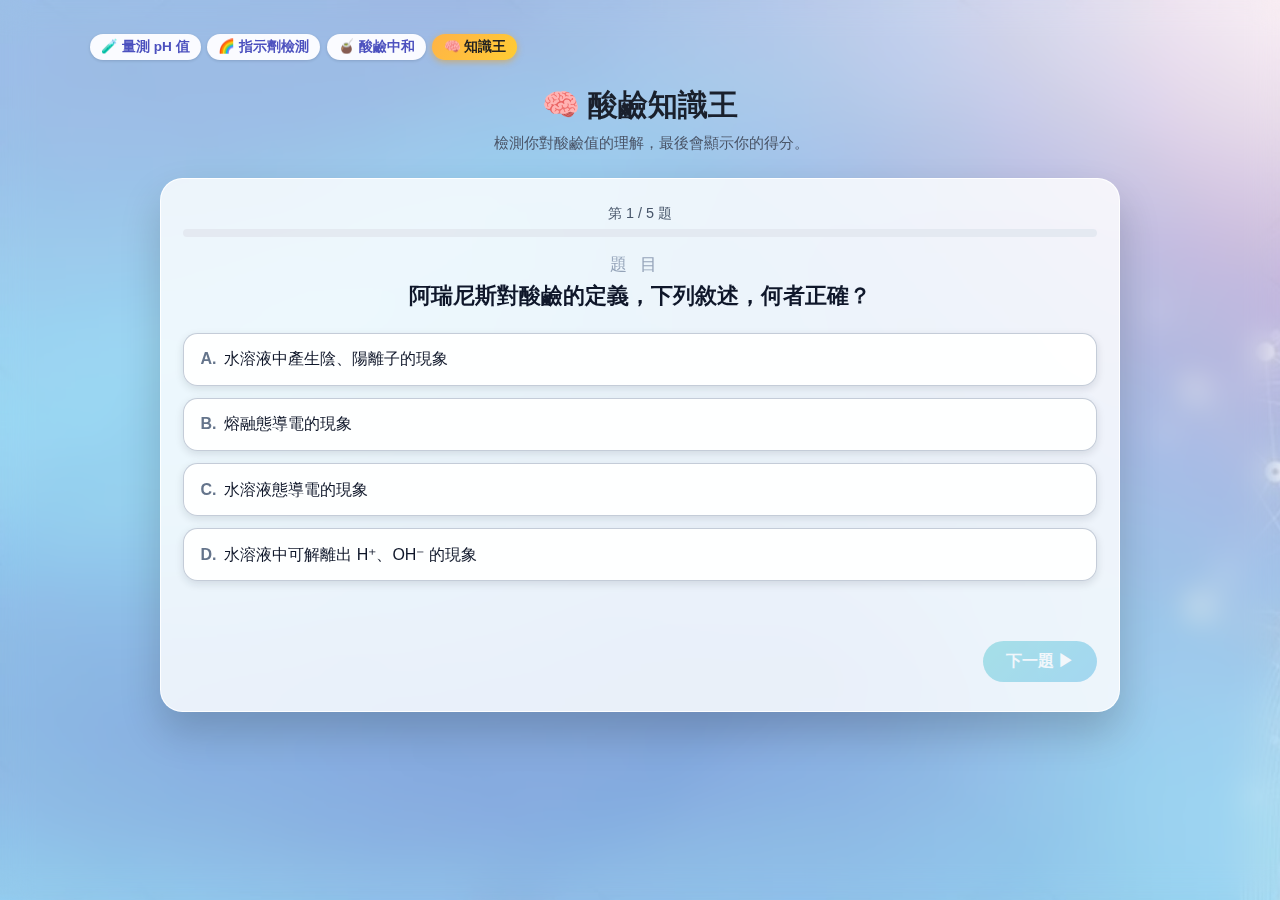
<file: knowledge.html>
<!DOCTYPE html>
<html lang="zh-Hant">

<head>
  <meta charset="UTF-8">
  <meta name="viewport" content="width=device-width,initial-scale=1.0">
  <title>🧠 知識王</title>
  <link rel="stylesheet" href="./code/style.css">
  <link rel="stylesheet" href="./code/Knowledge.css">
  <link rel="icon" href="./icons/ltedu.ico" type="image/x-icon">
</head>

<body>
  <header class="ph-header">
    <div class="ph-header-top">
      <!-- <a href="index.html" class="back-link">🏠 回主頁</a> -->
      <div class="ph-header-right">
        <a href="index.html" class="ph-nav-item">🧪 量測 pH 值</a>
        <a href="Acid-Base.html" class="ph-nav-item">🌈 指示劑檢測</a>
        <a href="ABNeut.html" class="ph-nav-item">🧉 酸鹼中和</a>
        <a href="Knowledge.html" class="ph-nav-item ph-nav-item--active">🧠 知識王</a>
      </div>
    </div>

    <h1 class="ph-title">🧠 酸鹼知識王</h1>
    <p class="ph-subtitle">&ensp;&ensp;&ensp;檢測你對酸鹼值的理解，最後會顯示你的得分。
    </p>
  </header>

  <main class="know-main">
    <section class="know-card" id="know-card">
      <!-- 進度條 -->
      <div class="know-progress">
        <div class="know-progress-text" id="know-progress-text">第 1 / 3 題</div>
        <div class="know-progress-bar">
          <div class="know-progress-bar-fill" id="know-progress-bar-fill"></div>
        </div>
      </div>

      <!-- 題目 -->
      <div class="know-question-block">
        <p class="know-question-label">題目</p>
        <p class="know-question-text" id="know-question-text"></p>
      </div>

      <!-- 選項（JS 動態產生 .know-option-btn） -->
      <div class="know-options" id="know-options"></div>

      <!-- 解析 -->
      <div class="know-feedback" id="know-feedback"></div>

      <!-- 下一題 / 看結果 -->
      <div class="know-actions">
        <button id="know-next-btn" disabled>下一題 ▶</button>
      </div>
    </section>
  </main>
  <!-- <div class="customer-service" onclick="openCustomerForm()">
		<img src="./icons/customer-service.png" alt="客服" />
		</div>	  -->

  <script src="./code/knowledge.js"></script>
</body>

</html>
</file>
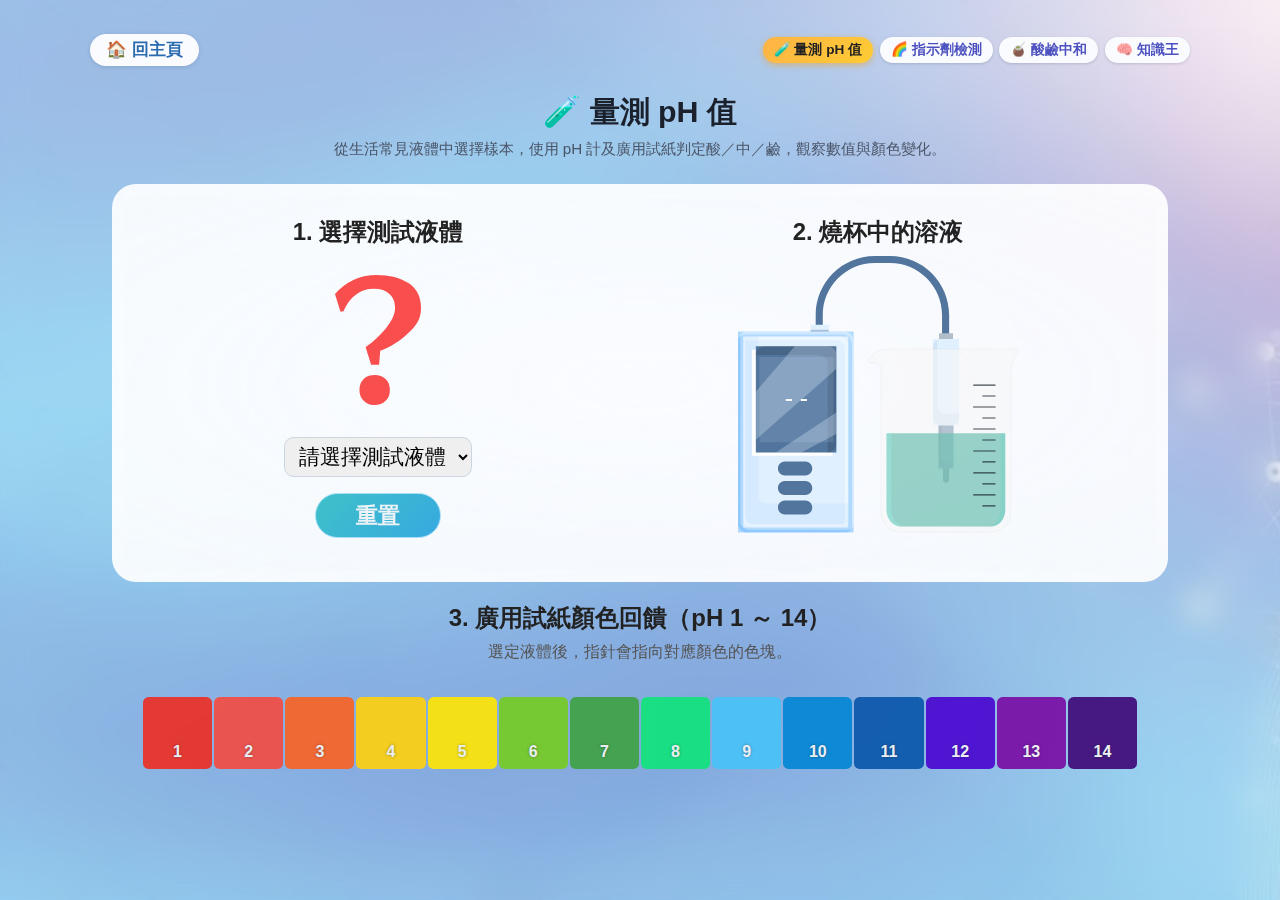
<file: ph_value.html>
<!DOCTYPE html>
<html lang="zh-Hant">
<head>
  <meta charset="UTF-8">
  <meta name="viewport" content="width=device-width,initial-scale=1.0">
  <title>🧪 量測 pH 值</title>
  <link rel="stylesheet" href="./code/style.css">
  <link rel="stylesheet" href="./code/ph_value.css">
</head>
<body>
  <header class="ph-header">
    <div class="ph-header-top">
      <a href="index.html" class="back-link">🏠 回主頁</a>
      <div class="ph-header-right">
        <a href="ph_value.html" class="ph-nav-item ph-nav-item--active">🧪 量測 pH 值</a>
        <a href="Acid-Base.html" class="ph-nav-item ">🌈 指示劑檢測</a>
        <a href="ABNeut.html" class="ph-nav-item">🧉 酸鹼中和</a>
        <a href="Knowledge.html" class="ph-nav-item">🧠 知識王</a>
      </div>
    </div>
    <h1 class="ph-title">🧪 量測 pH 值</h1>
    <p class="ph-subtitle">
      從生活常見液體中選擇樣本，使用 pH 計及廣用試紙判定酸／中／鹼，觀察數值與顏色變化。
    </p>
  </header>

  <main class="ph-layout">
    <!-- 1. 選擇測試液體 -->
    <section class="control-panel">
      <h2 class="panel-title">1. 選擇測試液體</h2>
      <div class="sample-select-row">
        <!-- 上：圖示（預設 Q.svg） -->
        <div class="sample-icon">
          <img id="sampleIcon" src="icons/Q.svg" alt="請選擇液體" />
        </div>
        <!-- 下：下拉選單 -->
        <div class="select-wrapper">
          <select id="liquidSelect">
            <option value="">請選擇測試液體</option>
            <option value="胃液">胃液</option>
            <option value="檸檬汁">檸檬汁</option>
            <option value="可樂">可樂</option>
            <option value="啤酒">啤酒</option>
            <option value="咖啡">咖啡</option>
            <option value="牛奶">牛奶</option>
            <option value="水">水</option>
            <option value="血液">血液</option>
            <option value="沐浴乳">沐浴乳</option>
            <option value="清潔劑">清潔劑</option>
            <option value="洗衣精">洗衣精</option>
            <option value="通樂">通樂</option>
          </select>
        </div>
      </div>

      <button id="resetBtn" class="reset-btn">重置</button>
    </section>

    <!-- 2. 燒杯中的溶液 + 螢幕數字 -->
    <section class="visual-panel">
      <h2 class="panel-title">2. 燒杯中的溶液</h2>
      <div class="beaker-wrapper">
        <!-- 你的 SVG（只多加 class="beaker-svg" & phText） -->
        <svg xmlns="http://www.w3.org/2000/svg"
             viewBox="0 0 3644.32 3600"
             class="beaker-svg">
          <defs>
            <style>
              .cls-2{fill:#51759c}.cls-5{fill:#141f28}.cls-11{fill:#e0f0ff}.cls-13{opacity:.4;fill:#fff}
            </style>
          </defs>
          <g style="isolation:isolate">
            <g data-name="beaker" id="beaker">
              <g id="instrument">
                <g id="pH_measuring">
                  <path d="M2747.96 2080.18h-92.11V768.59c0-373.03-303.41-676.48-676.43-676.48h-199.61c-373.03 0-676.43 303.45-676.43 676.48v518.4h-92.12v-518.4C1011.26 344.78 1356.04 0 1779.81 0h199.61c423.76 0 768.54 344.78 768.54 768.59z" class="cls-2"/>
                  <rect width="237.96" height="291.68" x="943.76" y="895.81" class="cls-11" rx=".65" ry=".65"/>
                  <rect width="1504.47" height="2617.47" y="982.53" rx="1.37" ry="1.37" style="fill:#b0d9ff"/>
                  <path d="M1421.29 3565.32H148.19c-63.9 0-115.69-51.79-115.69-115.69v-2386.1c0-21.78 7.64-41.01 18.11-58.41C20.76 1026.04-.01 1059-.01 1098.2v2386.11c0 63.9 51.78 115.69 115.68 115.69h1273.11c42.1 0 77.33-23.65 97.56-57.27-18.78 13.16-40.38 22.6-65.06 22.6Z" style="fill:#148eff;opacity:.2"/>
                  <path d="M1388.79 982.53H115.68c-51.39 0-93.47 34.07-108.56 80.41 21.22-24.89 51.7-41.55 86.98-41.55h1273.11c63.89 0 115.68 51.79 115.68 115.68v2386.11c0 12.51-3.45 23.99-7.11 35.27 17.21-20.19 28.7-45.52 28.7-74.13V1098.21c0-63.89-51.79-115.68-115.68-115.68Z" class="cls-13"/>
                  <rect width="1366.31" height="2486.99" x="69.08" y="1047.77" class="cls-11" rx="1.27" ry="1.27"/>
                  <path d="M1327.92 1047.77H176.54c-44.57 0-82.77 27.15-99.05 65.8 16.18-9.75 34.06-16.87 54.32-16.87h1151.38c59.35 0 107.46 48.12 107.46 107.46v2272.06c0 14.78-3.02 28.85-8.41 41.65 31.19-18.8 53.14-51.5 53.14-90.58V1155.23c0-59.35-48.12-107.46-107.47-107.46Z" class="cls-13"/>
                  <path d="M372.28 3221.31c-59.35 0-107.46-48.12-107.46-107.46V1047.77h-88.27c-59.35 0-107.46 48.12-107.46 107.46v2272.06c0 59.35 48.12 107.46 107.46 107.46h1151.37c59.36 0 107.47-48.11 107.47-107.46v-205.98z" style="mix-blend-mode:multiply;fill:#e0f0ff;opacity:.4"/>
                  <rect width="1047.76" height="1381.66" x="183.62" y="1219.69" rx="1.29" ry="1.29" style="fill:#fff"/>
                  <rect width="1047.76" height="1381.66" x="232.19" y="1174.42" class="cls-2" rx="1.29" ry="1.29"/>
                  <path d="M1170.57 1174.42H341.58c-60.41 0-109.39 48.98-109.39 109.39v3.18h825.1c60.41 0 109.39 48.97 109.39 109.39v1159.71h3.89c60.41 0 109.39-48.97 109.39-109.39V1283.81c0-60.41-48.98-109.39-109.39-109.39" style="opacity:.2;fill:#1c2836"/>
                  <path d="M232.19 1767.32v625.59c306.46-268.82 693.22-610.6 1047.76-924.66V1283.8c0-60.41-48.98-109.39-109.39-109.39H739.29l-507.11 592.91Zm1047.76 549.28v-279.29a2497172 2497172 0 0 1-786.98 518.77h331.19z" class="cls-11" style="opacity:.3"/>
                  <path d="M1351.77 3492.49H200.38c-59.36 0-107.46-48.12-107.46-107.46V1112.97c0-11.33 3.19-21.7 6.45-31.96-18.57 19.32-30.3 45.32-30.3 74.23V3427.3c0 59.35 48.12 107.46 107.46 107.46H1327.9c48.02 0 87.23-32.04 101.02-75.48-19.56 20.33-46.74 33.23-77.17 33.23Z" class="cls-13"/>
                  <path d="M875.58 2855.92H610.77c-50.08 0-90.68-40.6-90.68-90.67 0-50.08 40.6-90.67 90.68-90.67h264.81c50.08 0 90.68 40.59 90.68 90.67 0 50.07-40.6 90.67-90.68 90.67m0 254.58H610.77c-50.08 0-90.68-40.6-90.68-90.68 0-50.07 40.6-90.67 90.68-90.67h264.81c50.08 0 90.68 40.6 90.68 90.67 0 50.08-40.6 90.68-90.68 90.68m0 254.58H610.77c-50.08 0-90.68-40.6-90.68-90.67 0-50.08 40.6-90.68 90.68-90.68h264.81c50.08 0 90.68 40.6 90.68 90.68 0 50.07-40.6 90.67-90.68 90.67" class="cls-2"/>
                  <path d="M2707.66 2951.39c-22.26 0-40.3-18.04-40.3-40.3V1874.74c0-22.26 18.04-40.3 40.3-40.3s40.3 18.04 40.3 40.3v1036.35c0 22.26-18.04 40.3-40.3 40.3" style="fill:#344a63"/>
                  <path d="M943.76 960.9h237.96v22.39H943.76z" style="fill:#51759c;opacity:.4"/>
                  <rect width="182.37" height="182.37" x="2616.47" y="1005.12" rx=".64" ry=".64" style="fill:#b1bec9"/>
                  <rect width="195.74" height="1100.27" x="2609.79" y="1664.98" class="cls-2" rx=".95" ry=".95"/>
                  <path d="M2765.36 2699.04h-34.8c-44.44 0-80.47-36.02-80.47-80.46v-939.34c0-.8.44-1.47.47-2.27-23.93 13.94-40.76 38.79-40.76 68.48v939.33c0 44.44 36.03 80.47 80.47 80.47h34.8c43.63 0 78.72-34.86 80-78.18-11.89 6.93-24.96 11.98-39.71 11.98Z" style="opacity:.2;fill:#090d12"/>
                  <rect width="341.58" height="1124.52" x="2536.88" y="1081" class="cls-11" rx="1.27" ry="1.27"/>
                  <path d="M2825.68 2052.96h-126.65c-59.36 0-107.46-48.12-107.46-107.46v-848.67c-32.1 18.58-54.7 51.88-54.7 91.63v909.59c0 59.35 48.12 107.46 107.46 107.46h126.66c59.35 0 107.46-48.12 107.46-107.46v-60.92c-15.82 9.16-33.18 15.83-52.78 15.83Z" style="opacity:.1;fill:#51759c"/>
                </g>
                <!-- 儀器螢幕區 -->
                <path id="screen" d="M279.18 1316.13h964.17V2424.3H279.18z" style="fill:#e0f0ff;opacity:.13"/>
                <!-- 這裡顯示 pH 數字 -->
                <text id="phText"
                      x="760" y="1880"
                      text-anchor="middle"
                      font-size="260"
                      font-family="Roboto Mono, system-ui, sans-serif"
                      fill="#141f28">
                  --
                </text>
              </g>
              <g id="cup">
                <path id="shap" d="M3639.16 1253.01c-38.14 64.64-89.12 131.99-89.12 350v1725.87c0 147.32-111.7 266.77-249.5 266.77H2111.18c-13.3 0-26.36-1.11-39.1-3.26-119.22-20.06-210.41-130.41-210.41-263.52V1610.65c0-118.7 29.2-216.76-135.89-216.76-35.81 0-43.18-38.22-26.1-58.25 72.11-84.51 145.44-124.67 313.57-124.67h1551.1c64.39 0 91.09 14.42 74.81 42.02Z" style="fill:#f7f7f7;opacity:.6;stroke:#494949;stroke-miterlimit:10"/>
                <path id="liquid" d="M3478.59 2307.88v994.95c0 119.34-79.88 216.43-178.05 216.43H2111.18c-98.17 0-178.05-97.09-178.05-216.43v-994.95z" style="fill:#6dc1b4;opacity:.7"/>
                <path id="Liquid_Shadow" d="M3478.59 2307.88v994.95c0 119.34-79.88 216.43-178.05 216.43h-62.51c98.17 0 178.05-97.09 178.05-216.43v-994.95z" data-name="Liquid Shadow" style="opacity:.3;mix-blend-mode:overlay"/>
                <path id="Liquid_bright_part" d="M1933.13 2307.88v994.95c0 119.34 79.88 216.43 178.05 216.43h62.51c-98.17 0-178.05-97.09-178.05-216.43v-994.95z" data-name="Liquid bright part" style="opacity:.3;fill:#fff;mix-blend-mode:overlay"/>
                <g id="scale" style="opacity:.8">
                  <!-- 刻度原樣保留 -->
                  <path d="M3346.55 1687.18h-279.64c-3.98 0-7.21-3.45-7.21-7.71s3.23-7.71 7.21-7.71h279.64c3.98 0 7.21 3.45 7.21 7.71s-3.23 7.71-7.21 7.71m0 143.03h-160.91c-3.98 0-7.21-3.45-7.21-7.71s3.23-7.71 7.21-7.71h160.91c3.98 0 7.21 3.45 7.21 7.71s-3.23 7.71-7.21 7.71" class="cls-5"/>
                  <rect width="294.07" height="15.42" x="3059.69" y="1957.82" class="cls-5" rx="3.63" ry="3.63"/>
                  <path d="M3346.55 2116.28h-160.91c-3.98 0-7.21-3.45-7.21-7.71s3.23-7.71 7.21-7.71h160.91c3.98 0 7.21 3.45 7.21 7.71s-3.23 7.71-7.21 7.71m0 143.03h-279.64c-3.98 0-7.21-3.45-7.21-7.71s3.23-7.71 7.21-7.71h279.64c3.98 0 7.21 3.45 7.21 7.71s-3.23 7.71-7.21 7.71m0 143.03h-160.91c-3.98 0-7.21-3.45-7.21-7.71s3.23-7.71 7.21-7.71h160.91c3.98 0 7.21 3.45 7.21 7.71s-3.23 7.71-7.21 7.71m0 143.03h-279.64c-3.98 0-7.21-3.45-7.21-7.71s3.23-7.71 7.21-7.71h279.64c3.98 0 7.21 3.45 7.21 7.71s-3.23 7.71-7.21 7.71m0 143.04h-160.91c-3.98 0-7.21-3.45-7.21-7.71s3.23-7.71 7.21-7.71h160.91c3.98 0 7.21 3.45 7.21 7.71s-3.23 7.71-7.21 7.71m0 143.03h-279.64c-3.98 0-7.21-3.45-7.21-7.71s3.23-7.71 7.21-7.71h279.64c3.98 0 7.21 3.45 7.21 7.71s-3.23 7.71-7.21 7.71m0 143.03h-160.91c-3.98 0-7.21-3.45-7.21-7.71s3.23-7.71 7.21-7.71h160.91c3.98 0 7.21 3.45 7.21 7.71s-3.23 7.71-7.21 7.71m0 143.04h-279.64c-3.98 0-7.21-3.45-7.21-7.71s3.23-7.71 7.21-7.71h279.64c3.98 0 7.21 3.45 7.21 7.71s-3.23 7.71-7.21 7.71m0 143.03h-160.91c-3.98 0-7.21-3.45-7.21-7.71s3.23-7.71 7.21-7.71h160.91c3.98 0 7.21 3.45 7.21 7.71s-3.23 7.71-7.21 7.71" class="cls-5"/>
                </g>
              </g>
            </g>
          </g>
        </svg>
      </div>
    </section>
  </main>

  <!-- 3. 廣用試紙顏色回饋 -->
  <section class="indicator-section">
    <h2 class="panel-title">3. 廣用試紙顏色回饋（pH 1 ～ 14）</h2>
    <p class="indicator-note">選定液體後，指針會指向對應顏色的色塊。</p>

    <div class="indicator-bar">
      <div class="indicator-scale" id="indicatorScale">
        <div class="indicator-cell" data-ph="1"><span>1</span></div>
        <div class="indicator-cell" data-ph="2"><span>2</span></div>
        <div class="indicator-cell" data-ph="3"><span>3</span></div>
        <div class="indicator-cell" data-ph="4"><span>4</span></div>
        <div class="indicator-cell" data-ph="5"><span>5</span></div>
        <div class="indicator-cell" data-ph="6"><span>6</span></div>
        <div class="indicator-cell" data-ph="7"><span>7</span></div>
        <div class="indicator-cell" data-ph="8"><span>8</span></div>
        <div class="indicator-cell" data-ph="9"><span>9</span></div>
        <div class="indicator-cell" data-ph="10"><span>10</span></div>
        <div class="indicator-cell" data-ph="11"><span>11</span></div>
        <div class="indicator-cell" data-ph="12"><span>12</span></div>
        <div class="indicator-cell" data-ph="13"><span>13</span></div>
        <div class="indicator-cell" data-ph="14"><span>14</span></div>
      </div>

      <div class="indicator-pointer" id="indicatorPointer">
        <div class="pointer-arrow"></div>
        <div class="pointer-label" id="pointerLabel">pH ?</div>
      </div>
    </div>
  </section>

  <script src="./code/ph_value.js"></script>
</body>
</html>
</file>
<file: code/style.css>
body {
  font-family: "Noto Sans TC", sans-serif;
  text-align: center;
  color: #222;
  text-align: center;
  background-image: url('2397444573.jpg');
  background-size: cover;
  background-attachment: fixed;
  position: relative;

}


/* 模糊效果 */
body::before {
  content: "";
  position: fixed;
  top: 0;
  left: 0;
  width: 100%;
  height: 100%;
  background-image: inherit;
  background-size: cover;
  filter: blur(15px); /* 調整模糊程度 */
  z-index: -1;
}

/* 內容層 */
.content {
  position: relative;
  z-index: 1;
  padding: 20px;
  color: white;
  background-color: rgba(255, 253, 250, 0.3); /* 半透明白色背景 */
  backdrop-filter: blur(9px); /* 玻璃感 */
  min-height: 100vh;
  box-sizing: border-box;
}

h1 {
  font-size: 2.6rem;
  font-weight: 800;
  margin-bottom: 0.3rem;
}

p {
  font-size: 1.2rem;
  color: #555;
  margin: 0.1rem;
}

/* 主選單按鈕田字排列 */
.menu-grid {
  display: grid;
  grid-template-columns: repeat(4, 1fr);
  gap: 1rem;
  padding: 1.5rem;
  max-width: 1200px;
  margin: 0 auto;
}

.menu-btn {
  font-size: 1.3rem;
  font-weight: 600;
  padding: 1.6rem 0.6rem 1.6rem 0.5rem;
  border: 0.13rem solid rgba(255,255,255,0.5);
  border-radius: 1rem;
  border-color: transparent;
  box-shadow: 0 4px 8px rgba(0,0,0,0.15),   /* 底部陰影 */
    0 0 0 1px rgba(255,255,255,0.08) inset; 
  cursor: pointer;
  transition: transform 0.2s ease, box-shadow 0.2s ease;
  backdrop-filter: blur(8px);     /* 玻璃霧化 */
  -webkit-backdrop-filter: blur(8px);
   margin: 0.7rem;
   color: #ffffff;
   letter-spacing:0.05rem;
}

.menu-btn:hover {
  transform: translateY(-3px);
  box-shadow: 0 6px 10px rgba(0,0,0,0.25);
}

.A {
  background: linear-gradient(135deg, #4a6cf7, #6f8bff);
}

.B {
  background: linear-gradient(135deg, #64d7ee, #2f8fd3);
}

.C {
  background: linear-gradient(135deg, #2f8fd3, #4bb8e8);
}

.D {
  background: linear-gradient(135deg, #9367eb, #ac65bc);
}


/* Modal 視窗 */
.modal {
  position: fixed;
  inset: 0;
  background: rgba(0,0,0,0.45);
  display: flex;
  align-items: center;
  justify-content: center;
  z-index: 99;
}

.modal-content {
  position: relative;
  background: white;
  border-radius: 1rem;
  padding: 1.1rem;
  width: 90%;
  max-width: 640px;
  max-height: 80vh;
  overflow-y: auto;
  animation: fadeIn 0.4s ease;
  text-align: left;
  line-height: 1.6;
}

.close-btn {
  position: absolute;
  top: 0.6rem;
  right: 0.8rem;
  background: transparent;
  border: none;
  font-size: 1.5rem;
  cursor: pointer;
}

.topic {
  padding: 0.9rem;
  border-radius: 0.8rem;
  margin-top: 0.9rem;
  line-height: 1.6;
  font-size: 1rem;
}

.topic-1 { background: #fff7e0; }
.topic-2 { background: #e7f8f5; }
.topic-3 { background: #f0e7ff; }

h2 {
  text-align: center;
  font-size: 1.6rem;
  margin-bottom: 1rem;
}

h3 {
  font-size: 1.1rem;
  color: #333;
  margin-bottom: 0.3rem;
}

/* 調整彈出視窗內的 MathJax 公式大小 */
.modal-content mjx-container {
  font-size: 1.1rem !important;    /* 放大整體公式，預設約等於文字大小 */
  line-height: 1.6;
}

/* 🔹 頂端整體區塊 */
.ph-header {
  padding: 1.6rem 1rem 1rem;
  max-width: 1100px;
  margin: 0.5rem auto;
}

/* 🔹 上排：左邊返回、右邊分頁導覽 */
.ph-header-top {
  display: flex;
  justify-content: space-between;
  align-items: center;
  margin-bottom: 1.6rem;
}

/* 🔹 左側「回主頁」按鈕 */
.back-link {
  text-decoration: none;
  color: #2b6cb0;
  font-size: 1.05rem;
  background: #fafbff;
  border-radius: 999px;
  padding: 0.3rem 1rem;
  font-weight: 600;
  box-shadow: 0 1px 4px rgba(15, 23, 42, 0.12);
  transition: transform 0.15s ease, box-shadow 0.15s ease;
}

.back-link:hover {
  transform: translateY(-1px);
  box-shadow: 0 3px 8px rgba(15, 23, 42, 0.2);
}

/* 🔹 右側導覽列容器 */
.ph-header-right {
  display: flex;
  gap: 0.4rem;
  flex-wrap: wrap;
}

/* 🔹 個別導覽按鈕 */
.ph-nav-item {
  text-decoration: none;
  font-size: 0.85rem;
  padding: 0.25rem 0.7rem;
  border-radius: 999px;
  background: #fafbff;
  color: #4c51bf;
  font-weight: 600;
  box-shadow: 0 1px 3px rgba(15, 23, 42, 0.16);
  white-space: nowrap;
  transition: background 0.15s ease, transform 0.15s ease, box-shadow 0.15s ease;
}

.ph-nav-item:hover {
  transform: translateY(-1px);
  box-shadow: 0 3px 7px rgba(15, 23, 42, 0.25);
}

/* 🔹 目前所在頁面 */
.ph-nav-item--active {
  background: linear-gradient(135deg, #ffb347, #ffcc33);
  color: #222;
  box-shadow: 0 2px 6px rgba(245, 158, 11, 0.5);
}

/* 🔹 標題 & 副標 */
.ph-title {
  font-size: 1.9rem;
  margin: 0.2rem 0 0.4rem;
  color: #1a202c;
  font-weight: 700;
}

.ph-subtitle {
  font-size: 0.95rem;
  color: #4a5568;
  margin: 0;
}


/* 下方半透明氛圍圖 */
.ambient-footer {
  position: relative;
  width: 100%;
  height: 98%;
  overflow: hidden;
  margin-top: 2rem;
  z-index: 0;
}

.ambient-footer img {
  width: 100%;
  object-fit: cover;
  opacity: 0.35;        /* 半透明程度 */
  filter: blur(1px);    /* 模糊柔化邊界，可拿掉 */
  transform: scale(1.0); /* 稍微放大避免邊緣露出 */
}

body::-webkit-scrollbar {
  display: none; 
}
/* 🔹 簡單 RWD：窄螢幕換行顯示導覽列 */
@media (max-width: 768px) {
  .ph-header-top {
    flex-direction: column;
    align-items: flex-start;
    gap: 0.4rem;
  }

  .ph-header-right {
    width: 100%;
    overflow-x: auto;
  }

  .ph-title {
    font-size: 1.5rem;
  }
}


/* 手機版優化 */
@media (max-width: 600px) {
  .menu-grid {
    grid-template-columns: repeat(1, 1fr);
    max-width: 450px;
    gap: 0.1rem;
  }
  .menu-btn {
    font-size: 1.2rem !important; 
    font-weight: 700;
    letter-spacing:0.15rem;
  }

  h1 { font-size: 1.8rem; }
  .menu-btn { padding: 1.2rem; font-size: 1rem; }
  .modal-content { width: 94%; }
  .modal-content mjx-container {
    font-size: 1em; 
  }

}

@keyframes fadeIn {
  from { opacity: 0; transform: scale(0.9); }
  to { opacity: 1; transform: scale(1); }
}
</file>
<file: code/ph_value.css>
/* ph_value.html 專用排版 */

.ph-tag {
  padding: 0.3rem 1rem;
  border-radius: 999px;
  background: #fafbff;
  color: #595a61;
  font-size: 1rem;
  font-weight: 600;
}



.ph-layout {
  max-width: 1000px;
  margin: 0 auto;
  padding: 0 1rem 1rem;
  display: flex;
  gap: 1.5rem;
  flex-wrap: wrap;
  background: radial-gradient(ellipse at center,  rgba(250, 251, 255, 1) 0%, rgba(255, 255, 255, 0.9) 100%);
  border-radius: 1.5rem;
  backdrop-filter: blur(20px);
  -webkit-backdrop-filter: blur(20px); 
  border: 12px solid rgba(255, 255, 255, 0.15); 
}


.ph-layout:after{
  content: "";

}

.control-panel {
  text-align: center;
}

.control-panel,
.visual-panel {
  flex: 1 1 280px;
}

.panel-title {
  font-size: 1.5rem;
  margin-bottom: 0.5rem;
}

.sample-select-row {
  display: flex;
  flex-direction: column; 
  align-items: center; 
  gap: 0.8rem;
  flex-wrap: wrap;
  margin-bottom: 0.8rem;
}

.select-wrapper select {
  padding: 0.4rem 0.6rem;
  font-size: 1.3rem;
  border-radius: 0.6rem;
  border: 1px solid #cbd5e0;
  min-width: 180px;
  margin: 0 auto; 
}

.sample-icon {
  display: flex;
  flex-direction: column; 
  align-items: center;
  gap: 0.4rem;
  font-size: 0.9rem;
  margin: 1.2rem auto;

}

.sample-icon img {
  width: 9em;
  height: 9em;
  object-fit: contain;
}

/* 重置按鈕 */
.reset-btn {
  margin-top: 0.2rem;
  margin-bottom: 1rem;
  padding: 0.4rem 2.5rem;
  font-size: 1.4rem;
  font-weight: 700;
  border-radius: 1.5rem;
  border: none;
  background: linear-gradient(135deg, #3fc1c9, #36a9e0);
  cursor: pointer;
  border: 0.5px solid rgb(166, 221, 247);
  color:#edf2f7; 

}

.reset-btn:hover {
  background:   linear-gradient(135deg, #b1e3df, #b1e3ffc4);
  border: 0.5px solid #f6fdff;
}

/* pH 計外觀 */
.meter-panel {
  margin-top: 0.8rem;
}

.ph-meter {
  display: flex;
  justify-content: flex-start;
}

.meter-body {
  width: 150px;
  height: 90px;
  border-radius: 1rem;
  background: linear-gradient(135deg, #f7fafc, #edf2f7);
  box-shadow: 0 3px 8px rgba(0, 0, 0, 0.15);
  position: relative;
  padding: 0.5rem 0.8rem;
}

.meter-head {
  position: absolute;
  top: -6px;
  left: 30%;
  width: 40%;
  height: 6px;
  border-radius: 999px;
  background: #cbd5e0;
}

.meter-screen {
  margin-top: 0.6rem;
  border-radius: 0.6rem;
  background: #111827;
  color: #e5f9ff;
  padding: 0.3rem 0.5rem;
  display: flex;
  justify-content: space-between;
  align-items: baseline;
}

.meter-label {
  font-size: 0.85rem;
  opacity: 0.8;
}

.meter-value {
  font-family: "Roboto Mono", monospace;
  font-size: 1.4rem;
}

.meter-foot {
  position: absolute;
  bottom: 0.4rem;
  left: 50%;
  transform: translateX(-50%);
  width: 32px;
  height: 6px;
  border-radius: 999px;
  background: #cbd5e0;
}

/* 燒杯 SVG */
.beaker-wrapper {
  display: flex;
  justify-content: center;
  align-items: center;
}

.beaker-svg {
  width: 100%;
  max-width: 280px;
}

#phText {
  font-size: 20em;
  fill: #f8fafc;
  font-family: 'Roboto Mono', 'Noto Sans TC', monospace;
  text-anchor: middle;
  dominant-baseline: middle;
}

/* 廣用試紙刻度 */
.indicator-section {
  max-width: 1000px;
  margin: 0 auto 2rem;
  padding: 0 1rem;
}

.indicator-note {
  font-size: 1rem;
  color: #555;
  margin-bottom: 0.4rem;
  padding-bottom: 1.5rem;
}

.indicator-bar {
  position: relative;
  margin-top: 0.4rem;
}

.indicator-scale {
  display: grid;
  grid-template-columns: repeat(14, 1fr);
  gap: 2px;
  padding: 3px;
  border-radius: 0.6rem;
}

.indicator-cell {
  height: 4rem;
  border-radius: 0.35rem;
  display: flex;
  align-items: flex-end;
  justify-content: center;
  font-size: 1rem;
  font-weight:bold;
  color: #f5f5f5;
  text-shadow: 0 0 3px rgba(0,0,0,0.4);
  opacity: 0.9;
  padding-bottom: 0.5rem;
}

.indicator-cell.active {
  outline: 2px solid #2d3748;
  opacity: 1;
}

/* 指針 */
.indicator-pointer {
  position: absolute;
  top: -24px;
  width: 70px;
  transform: translateX(-50%);
  transition: left 0.25s ease;
  opacity: 0;
}

.pointer-arrow {
  width: 0;
  height: 0;
  margin: 0 auto;
  border-left: 8px solid transparent;
  border-right: 8px solid transparent;
  border-top: 10px solid #2d3748;
}

.pointer-label {
  margin-top: 2px;
  background: #2d3748;
  color: #f7fafc;
  font-size: 0.75rem;
  padding: 0.15rem 0.4rem;
  border-radius: 999px;
  text-align: center;
}

/* 手機排版 */
@media (max-width: 640px) {
  .ph-layout {
    flex-direction: column;
  }

  .indicator-cell {
    height: 3rem;
    font-size: 0.8rem;
    padding-bottom: 0.4rem;
  }
}
</file>
<file: code/abneut.css>
/* ============================================
   🔹 酸鹼中和單元：白色玻璃卡片版本
   ============================================ */

   .abneut-main {
    max-width: 960px;
    margin: 0 auto 3rem;
    padding: 0 1rem 2rem;
  }
  
  /* ✔ 白色玻璃系卡片（與 ph_value、Acid-Base 一致風格） */
  .abneut-card {
    position: relative;
    background: rgba(255, 255, 255, 0.78);
    border-radius: 1.4rem;
    padding: 1.5rem 1.4rem 1.6rem;
    box-shadow: 0 20px 40px rgba(0, 0, 0, 0.18);
    border: 1px solid rgba(255, 255, 255, 0.9);
    backdrop-filter: blur(14px);
    -webkit-backdrop-filter: blur(14px);
    color: #1a1a1a;
  }
  
  /* 進度條 */
  .abneut-progress {
    font-size: 0.9rem;
    letter-spacing: 0.04em;
    color: #475569;
    margin-bottom: 0.6rem;
  }
  
  /* 圖片 */
  .abneut-figure {
    text-align: center;
    margin: 0.4rem 0 1rem;
  }
  
  .abneut-image {
    width: 230px;
    max-width: 100%;
    aspect-ratio: 1 / 1;
    object-fit: contain;
    border-radius: 1rem;
    background: radial-gradient(circle at 30% 20%, rgba(255,255,255,0.6), transparent 55%),
                radial-gradient(circle at 80% 80%, rgba(56,189,248,0.15), transparent 55%);
    box-shadow: 0 12px 30px rgba(0, 0, 0, 0.15);
  }
  
  /* 文字 */
  .abneut-scenario {
    margin: 0.2rem 0;
    font-size: 1.3rem;
    line-height: 1.6;
    color: #334155;
  }
  
  .abneut-question {
    margin: 0.6rem 0 0.2rem;
    font-weight: 700;
    font-size: 1.4rem;
    color: #0f172a;
  }
  
  /* =====================================
     選項按鈕
     ===================================== */
  
  .abneut-options {
    display: flex;
    justify-content: center;
    gap: 1.6rem;
    flex-wrap: wrap;
    margin: 1.2rem 0 1rem;
  }
  
  .abneut-option-btn {
    min-width: 150px;
    padding: 0.9rem 1.6rem;
    border-radius: 999px;
    border: none;
    cursor: pointer;
    font-weight: 700;
    font-size: 1.4rem;
    display: flex;
    align-items: center;
    justify-content: center;
    box-shadow: 0 10px 20px rgba(0, 0, 0, 0.25);
    transition: transform 0.12s ease,
                box-shadow 0.12s ease,
                opacity 0.12s ease,
                filter 0.12s ease;
    color: #fff;
  }
  
  /* 🔹 鹼性：使用你指定的主色系 */
  .abneut-option-btn--base {
    background: linear-gradient(135deg, #3fc1c9, #36a9e0);
  }
  
  /* 🔹 酸性：柔和暖色（不刺眼、與主色相容） */
  .abneut-option-btn--acid {
    background: linear-gradient(195deg, #d45e5e, #f3a2b0);
  }
  
  /* Hover 效果 */
  .abneut-option-btn:not(:disabled):hover {
    transform: translateY(-2px);
    box-shadow: 0 14px 30px rgba(0, 0, 0, 0.28);
    filter: brightness(1.06);
  }
  
  /* 選取外框 */
  .abneut-option-btn--selected {
    outline: 3px solid rgba(255, 50, 50, 0.7);
    outline-offset: 3px;
  }
  
  /* 禁用狀態 */
  .abneut-option-btn:disabled {
    cursor: default;
    opacity: 0.92;
  }
  
  /* =====================================
     回饋文字
     ===================================== */
  
  .abneut-feedback {
    min-height: 2.1rem;
    font-size: 0.98rem;
    line-height: 1.5;
    margin-bottom: 0.8rem;
    color: #1e293b;
  }
  
  .abneut-feedback--correct {
    color: #15803d;
  }
  
  .abneut-feedback--wrong {
    color: #b91c1c;
  }
  
  /* =====================================
     確認按鈕
     ===================================== */
  
  .abneut-actions {
    display: flex;
    justify-content: center;
    margin-top: 0.3rem;
  }
  
  #abneut-confirm-btn {
    padding: 0.75rem 1.9rem;
    border-radius: 999px;
    border: none;
    font-size: 1rem;
    font-weight: 700;
    cursor: pointer;
    background: linear-gradient(135deg, #3fc1c9, #36a9e0);
    color: #fff;
    box-shadow: 0 10px 24px rgba(0, 0, 0, 0.28);
    transition: transform 0.12s ease,
                box-shadow 0.12s ease,
                opacity 0.12s ease;
  }
  
  #abneut-confirm-btn:not(:disabled):hover {
    transform: translateY(-1px);
    box-shadow: 0 14px 32px rgba(0, 0, 0, 0.35);
  }
  
  #abneut-confirm-btn:disabled {
    opacity: 0.5;
    cursor: default;
    box-shadow: none;
  }
  
  /* =====================================
     完成頁：summary
     ===================================== */
  
  .abneut-summary {
    text-align: center;
    padding: 2rem 1rem;
    color: #1e293b;
  }
  
  .abneut-summary-title {
    font-size: 1.8rem;
    margin-bottom: 1rem;
    color: #0f172a;
    font-weight: 800;
  }
  
  .abneut-summary-score {
    font-size: 1.4rem;
    margin-bottom: 0.5rem;
    color: #15803d;
  }
  
  .abneut-summary-percent {
    font-size: 1.3rem;
    color: #2563eb;
    margin-bottom: 1rem;
    font-weight: 700;
  }
  
  /* =====================================
     RWD
     ===================================== */
  
  @media (max-width: 600px) {
    .abneut-card {
      padding: 1.2rem 1rem 1.3rem;
    }
  
    .abneut-image {
      width: 190px;
    }
  
    .abneut-option-btn {
      min-width: 130px;
      width: 100%;
      max-width: 260px;
      font-size: 1.05rem;
      padding: 0.8rem 1.2rem;
    }
  
    #abneut-confirm-btn {
      width: 100%;
      max-width: 260px;
    }
  }
</file>
<file: code/acid-base.css>
/* 讓整頁文字回到左對齊 */
body {
  text-align: initial;
}

/* 回主頁按鈕 */
.back-link {
  text-decoration: none;
  color: #2b6cb0;
  font-size: 1.05rem;
  background: #fafbff;
  border-radius: 9rem;
  padding: 0.3rem 1rem;
  font-weight: 600;
}


/* Acid-Base 主體 layout */
.ab-layout {
  max-width: 1100px;
  margin: 0 auto 1.5rem;
  padding: 0 1rem 1rem;
  display: grid;
  grid-template-columns: 1.2fr 1fr;
  gap: 1.2rem;
  background: radial-gradient(ellipse at center, rgba(250, 251, 255, 1) 0%, rgba(255, 255, 255, 0.9) 100%);
  border-radius: 1.5rem;
  backdrop-filter: blur(20px);
  -webkit-backdrop-filter: blur(20px);
  border: 12px solid rgba(255, 255, 255, 0.15);
}

/* 共用 panel */
.ab-panel {
  background: rgba(255, 255, 255, 0.9);
  border-radius: 1.2rem;
  padding: 0.9rem 1rem;
  box-shadow: 0 4px 10px rgba(0,0,0,0.1);
  text-align: left;
  margin-top: 1.1rem;
}

.panel-title {
  font-size: 1.4rem;
  margin-bottom: 0.4rem;
  color: #1a202c;
  font-weight: 600;
}

.ab-subtitle {
  font-size: 0.9rem;
  color: #555;
  margin-bottom: 0.5rem;
}

.ab-tip {
  font-size: 0.8rem;
  color: #555;
  margin-top: 0.4rem;
}

/* ===== 指示劑卡片 ===== */
.ab-indicator-list {
  display: flex;
  flex-direction: column;
  gap: 0.6rem;
}

.indicator-card {
  background: rgba(248, 249, 255, 0.98);
  border-radius: 1rem;
  border: 1px solid rgba(15, 23, 42, 0.08);
  padding: 0.5rem 0.7rem;
  display: flex;
  flex-direction: column;
  cursor: pointer;
  transition: box-shadow 0.2s, transform 0.2s, background 0.2s;
}

.indicator-card:hover {
  box-shadow: 0 4px 10px rgba(15, 23, 42, 0.18);
  transform: translateY(-1px);
}

.indicator-card.expanded {
  background: rgba(255, 255, 255, 0.99);
}

.indicator-summary {
  display: flex;
  align-items: center;
  gap: 0.6rem;
}

.indicator-chip {
  display: inline-flex;
  align-items: center;
  gap: 0.4rem;
  padding: 4px 10px;
  border-radius: 999px;
  border: none;
  background: linear-gradient(135deg, rgba(191, 219, 254, 0.9), rgba(219, 234, 254, 0.75));
  font-size: 0.9rem;
  font-weight: 600;
  cursor: grab;
}

.indicator-card:active .indicator-chip {
  cursor: grabbing;
}

.indicator-color-swatch {
  width: 14px;
  height: 14px;
  border-radius: 999px;
}

/* 代表性色塊（簡化） */
.indicator-color-swatch.thymol {
  background: linear-gradient(90deg, #ee2d22, #ffd10a, #48c2f9);
}
.indicator-color-swatch.btb {
  background: linear-gradient(90deg, #ffd10a, #3fa142, #48c2f9);
}
.indicator-color-swatch.mo {
  background: linear-gradient(90deg, #fb6222, #ffd10a);
}
.indicator-color-swatch.mr {
  background: linear-gradient(90deg, #fb6222, #75cc20);
}
.indicator-color-swatch.pp {
  background: linear-gradient(90deg, #ffffff, #dd6da1);
}
.indicator-color-swatch.rc {
  background: linear-gradient(90deg, #ee2d22, #ffd10a, #3fa142, #0086d4, #3e0576);
}
.indicator-color-swatch.bp {
  background: linear-gradient(90deg, #fb6222, #ff8ad6, #3e0576, #0086d4, #0ee479);
}

.indicator-brief {
  font-size: 0.8rem;
  color: #555;
  flex: 1;
}

.indicator-text {
  font-size: 0.85rem;
  color: #4a5568;
  margin: 0.3rem 0 0;
}

/* 展開內容 */
.indicator-detail {
  max-height: 0;
  overflow: hidden;
  transition: max-height 0.25s ease;
}

.indicator-card.expanded .indicator-detail {
  max-height: 260px;
  margin-top: 0.35rem;
}

.indicator-scale-wrap {
  margin-bottom: 0.3rem;
}

.indicator-scale {
  width: 100%;
  height: auto;
  display: block;
}

/* 待測液體 */
.ab-liquid-panel {
  padding-top: 0.7rem;
}

.ab-liquid-row {
  display: flex;
  gap: 1rem;
  align-items: flex-start;
}

.ab-column {
  flex: 1;
  text-align: center;
}

.sub-title {
  font-size: 1rem;
  margin-bottom: 0.3rem;
  color: #2d3748;
  font-weight: 600;
}

.sample-icon img {
  width: 7.5em;
  height: 7.5em;
  object-fit: contain;
}

.select-wrapper select {
  padding: 0.4rem 0.6rem;
  font-size: 1rem;
  border-radius: 0.6rem;
  border: 1px solid #cbd5e0;
  min-width: 170px;
}

.ab-pot-svg {
  width: 7.5em;
  height: auto;
  border-radius: 12px;
  background: rgba(255, 255, 255, 0.7);
  margin-bottom: 0.4rem;
}

.ab-unknown-controls {
  display: flex;
  flex-direction: column;
  gap: 0.4rem;
  align-items: center;
}

.ab-dice-btn {
  padding: 0.4rem 1rem;
  border-radius: 999px;
  border: none;
  background: linear-gradient(135deg, #ffb347, #ffcc33);
  color: #222;
  font-size: 0.9rem;
  font-weight: 700;
  cursor: pointer;
  transition: transform 0.2s;
}

.ab-dice-btn:hover {
  transform: scale(1.05);
}

.ab-slider-label {
  font-size: 0.85rem;
  color: #4a5568;
  display: flex;
  align-items: center;
  gap: 0.3rem;
}

#ph-slider {
  width: 120px;
}

#ph-slider-value {
  font-weight: 600;
  color: #2d3748;
}

/* 右側：燒杯 drop 區 */
.ab-beaker-drop-zone {
  border-radius: 1rem;
  border: 2px dashed rgba(148, 163, 184, 0.7);
  padding: 0.4rem;
  display: flex;
  justify-content: center;
  align-items: center;
  min-height: 260px;
}

.ab-beaker-drop-zone.drag-over {
  border-style: solid;
  background: rgba(219, 234, 254, 0.45);
}

/* 燒杯 SVG 容器  */
.ab-beaker-wrapper,
.beaker-wrapper {
  display: flex;
  justify-content: center;
  align-items: center;
  width: 100%;
  max-width: 400px;
  margin: 0 auto;
  position: relative;
}

.beaker-svg {
  width: 100%;
  max-width: 350px;
  height: auto;
}

/* ===== 膠囊標示：顯示當前指示劑和液體 ===== */
.solution-label {
  position: absolute;
  top: 10px;
  right: 10px;
  background: linear-gradient(135deg, rgba(191, 219, 254, 0.95), rgba(219, 234, 254, 0.95));
  backdrop-filter: blur(10px);
  -webkit-backdrop-filter: blur(10px);
  border-radius: 999px;
  padding: 0.5rem 1rem;
  box-shadow:
    0 4px 6px rgba(59, 130, 246, 0.15),
    0 0 0 1px rgba(255, 255, 255, 0.6) inset;
  display: flex;
  gap: 0.8rem;
  min-width: 140px;
  transition: all 0.3s ease;
  align-items: center;
}

.solution-label:hover {
  transform: translateY(-2px);
  box-shadow:
    0 6px 12px rgba(59, 130, 246, 0.2),
    0 0 0 1px rgba(255, 255, 255, 0.8) inset;
}

.solution-label-row {
  display: flex;
  align-items: center;
  gap: 0.4rem;
  font-size: 0.8rem;
}

.solution-label-icon {
  font-size: 0.9rem;
  opacity: 0.8;
}

.solution-label-title {
  font-weight: 600;
  color: #1e40af;
  opacity: 0.7;
  font-size: 0.7rem;
  text-transform: uppercase;
  letter-spacing: 0.5px;
}

.solution-label-value {
  color: #1e3a8a;
  font-weight: 600;
  font-size: 0.85rem;
}

.solution-label-empty {
  color: #64748b;
  font-style: italic;
  font-size: 0.8rem;
}

/* pH 文字樣式（保底一份） */
#phText {
  font-size: 260px;
  fill: #f8fafc;
  font-family: 'Roboto Mono', 'Noto Sans TC', monospace;
  text-anchor: middle;
  dominant-baseline: middle;
}

/* 液面動畫 */
@keyframes liquid-bump {
  0% { transform: scale(1); }
  25% { transform: scale(1.04); }
  100% { transform: scale(1); }
}

#beaker-svg-root #liquid {
  transform-origin: center bottom;
}

.ab-liquid-bump {
  animation: liquid-bump 0.35s ease-out;
}

/* 廣用試紙色帶 SVG */
.ab-scale-svg {
  width: 100%;
  max-width: 520px;
  height: auto;
  display: block;
  margin: 0.2rem auto 0;
}

/* 重置按鈕 */
.ab-reset-btn {
  width: 100%;
  padding: 0.6rem 1rem;
  border-radius: 999px;
  border: none;
  background: linear-gradient(135deg, #3fc1c9, #36a9e0);
  color: #fff;
  font-size: 1rem;
  font-weight: 700;
  cursor: pointer;
  box-shadow: 0 3px 8px rgba(0,0,0,0.2);
  transition: transform 0.2s, box-shadow 0.2s;
}

.ab-reset-btn:hover {
  transform: translateY(-2px);
  box-shadow: 0 5px 12px rgba(0,0,0,0.25);
}

/* ===== 說明彈窗 ===== */
.ab-help-overlay {
  position: fixed;
  inset: 0;
  background: rgba(15, 23, 42, 0.45);
  display: flex;
  align-items: center;
  justify-content: center;
  z-index: 9999;
}

.ab-help-modal {
  max-width: 460px;
  width: 90%;
  background: rgba(255, 255, 255, 0.98);
  border-radius: 1.1rem;
  padding: 1.1rem 1.2rem;
  box-shadow: 0 18px 40px rgba(15, 23, 42, 0.35);
  text-align: left;
}

.ab-help-modal h2 {
  margin-top: 0;
  margin-bottom: 0.6rem;
  color: #1a202c;
}

.ab-help-modal ol {
  padding-left: 1.2rem;
  margin: 0 0 0.9rem;
  font-size: 1rem;
  color: #4a5568;
  line-height:1.9rem;
}

.ab-help-close-btn {
  display: inline-block;
  border: none;
  border-radius: 999px;
  padding: 0.4rem 0.9rem;
  background: linear-gradient(135deg, #3fc1c9, #36a9e0);
  color: #fff;
  font-weight: 700;
  cursor: pointer;
  transition: transform 0.2s;
}

.ab-help-close-btn:hover {
  transform: scale(1.05);
}
/* [ +燒杯 ] 按鈕：桌機預設隱藏，只給手機用 */
.indicator-add-btn {
  display: none;
  border: none;
  border-radius: 999px;
  padding: 0.2rem 0.7rem;
  font-size: 0.8rem;
  font-weight: 600;
  background: linear-gradient(135deg, #3fc1c9, #36a9e0);
  color: #fff;
  cursor: pointer;
  white-space: nowrap;
}

/* 讓指示劑卡片在手機版變成「chip 置中、說明文字在下面換行」 */
@media (max-width: 768px) {
  .indicator-summary {
    flex-direction: column;
    align-items: center;
    text-align: center;
    gap: 0.3rem;
  }

  .indicator-chip {
    justify-content: center;
  }

  .indicator-brief {
    text-align: center;
    max-width: 100%;
  }

  /* 手機時顯示 [ +燒杯 ] 按鈕 */
  .indicator-add-btn {
    display: inline-flex;
    align-items: center;
    justify-content: center;
    margin-top: 0.1rem;
  }

  /* 待測液體 / 未知溶液 整塊置中對齊標題 */
  .ab-liquid-panel .panel-title {
    text-align: center;
  }

  .ab-liquid-row {
    flex-direction: column;
    align-items: center;
  }

  .ab-column {
    text-align: center;
  }
  
  .ab-layout {
    grid-template-columns: 1fr;

}




  .ab-liquid-row {
    flex-direction: column;
  }

  .beaker-svg {
    max-width: 280px;
  }

  .panel-title {
    font-size: 1.2rem;
  }

}

/* 平板優化 */
@media (max-width: 1024px) and (min-width: 769px) {
  .ab-layout {
    grid-template-columns: 1fr;
  }
}
</file>
<file: code/Knowledge.css>
/* ============================================
   🧠 Knowledge 知識王單元（新版樣式）
   白色玻璃風 + 按鈕右側 O / X 標記
   ============================================ */

   .know-main {
    max-width: 960px;
    margin: 0 auto 3rem;
    padding: 0 1rem 2rem;
  }
  
  .know-card {
    position: relative;
    background: rgba(255, 255, 255, 0.82);
    border-radius: 1.4rem;
    padding: 1.6rem 1.4rem 1.8rem;
    box-shadow: 0 20px 40px rgba(0, 0, 0, 0.18);
    border: 1px solid rgba(255, 255, 255, 0.9);
    backdrop-filter: blur(14px);
    -webkit-backdrop-filter: blur(14px);
    color: #1f2937;
  }
  
  /* -------------------------
     進度條
  -------------------------- */
  .know-progress {
    margin-bottom: 1rem;
  }
  
  .know-progress-text {
    font-size: 0.9rem;
    color: #475569;
    margin-bottom: 0.35rem;
  }
  
  .know-progress-bar {
    width: 100%;
    height: 8px;
    border-radius: 999px;
    background: rgba(226, 232, 240, 0.9);
    overflow: hidden;
  }
  
  .know-progress-bar-fill {
    height: 100%;
    width: 0%;
    border-radius: 999px;
    background: linear-gradient(135deg, #3fc1c9, #36a9e0);
    transition: width 0.25s ease-out;
  }
  
  /* -------------------------
     題目區域
  -------------------------- */
  .know-question-block {
    margin-bottom: 1.2rem;
  }
  
  .know-question-label {
    font-size: 1.05rem;
    letter-spacing: 0.8em;
    text-transform: uppercase;
    color: #94a3b8;
    margin-bottom: 0.2rem;
  }
  
  .know-question-text {
    font-size: 1.35rem;
    line-height: 1.6;
    color: #0f172a;
    font-weight: 600;
  }
  
  /* -------------------------
     選項區：四個選項
  -------------------------- */
  .know-options {
    display: flex;
    flex-direction: column;
    gap: 0.75rem;
    margin-bottom: 0.5rem;
    font-size: 1rem;
  }
  
  .know-option-btn {
    position: relative;
    width: 100%;
    text-align: left;
    padding: 0.85rem 1rem;
    padding-right: 3.2rem; /* 右邊留給 O / X */
    border-radius: 0.9rem;
    border: 1px solid rgba(148, 163, 184, 0.55);
    background: rgba(255, 255, 255, 0.95);
    cursor: pointer;
    font-size: 1rem;
    color: #0f172a;
    display: flex;
    align-items: center;      /* ✅ 垂直置中 */
    gap: 0.5rem;
    box-shadow: 0 3px 8px rgba(15, 23, 42, 0.12);
    transition: background 0.12s ease,
                box-shadow 0.12s ease,
                transform 0.06s ease;
  }
  
  /* A. B. C. D. 標籤 */
  .know-option-id {
    font-weight: 700;
    color: #64748b;
  }
  
  /* 文字內容讓它延伸佔滿左側，避免跟右邊 O/X 搶位子 */
  .know-option-text {
    flex: 1;
    line-height: 1.5;
  }
  
  
  .know-option-btn:hover:not(:disabled) {
    background: rgba(239, 246, 255, 0.9);
    box-shadow: 0 5px 14px rgba(15, 23, 42, 0.16);
    transform: translateY(-1px);
  }
  
  .know-option-btn:disabled {
    cursor: default;
  }
  
  /* A. B. C. D. 前綴 */
  .know-option-id {
    font-weight: 700;
    color: #64748b;
  }
  
  /* -------------------------
     O / X 標記（右側）
  -------------------------- */
  .know-option-mark {
    position: absolute;
    right: 1rem;
    top: 50%;
    transform: translateY(-50%);
    font-size: 1.25rem;
    font-weight: 700;
    width: 1.65rem;
    height: 1.65rem;
    border-radius: 50%;
    display: flex;
    align-items: center;
    justify-content: center;
  }
  /* -------------------------
     選項按鈕的底色變化
  -------------------------- */
  
  /* 正確選項（主色系藍綠） */
  .know-option-btn--correct {
    background: linear-gradient(135deg, #3fc1c9, #36a9e0);
    color: #f8fafc;
    border-color: transparent;
    border:0.3rem solid #c4eaf7b8;
    box-shadow: 0;
    font-size: 1.2rem;
  }
  
  .know-option-btn--correct .know-option-id {
    color: #e0f2fe;
  }
  
  /* 使用者選錯的選項（紅系） */
  .know-option-btn--wrong {
    background: linear-gradient(90deg, #d45e5e, #eaccd1);
    color: #edecec;
    border-color: transparent;
    border:0.2rem solid rgba(250, 61, 55, 0.527);
  }
  
  .know-option-btn--wrong .know-option-id {
    color: #fee2e2;
  }
  
  /* -------------------------
     解析區域 (簡化版)
  -------------------------- */
  .know-feedback {
    min-height: 2.2rem;
    font-size: 0.97rem;
    line-height: 1.6;
    color: #1f2937;
    margin-bottom: 1rem;
  }
  
  .know-feedback-status {
    font-weight: 700;
    margin-bottom: 0.3rem;
    font-size: 1.2rem;
  }
  
  .know-feedback-correct-title {
    margin-top: 0.5rem;
    margin-bottom: 0.1rem;
    font-weight: 500;
    color: #68696a;
  }
  
  .know-feedback-correct-explain {
    font-size: 1.25rem;
    font-weight: 600;
    color: #2b6cb0;
  }
  
  /* -------------------------
     下一題按鈕
  -------------------------- */
  .know-actions {
    display: flex;
    justify-content: flex-end;
  }
  
  #know-next-btn {
    padding: 0.65rem 1.4rem;
    border-radius: 999px;
    border: none;
    font-size: 1rem;
    font-weight: 700;
    cursor: pointer;
    background: linear-gradient(135deg, #3fc1c9, #36a9e0);
    color: #f9fafb;
    box-shadow: 0 6px 16px rgba(15, 23, 42, 0.3);
    transition:
      transform 0.12s ease,
      box-shadow 0.12s ease,
      opacity 0.12s ease;
  }
  
  #know-next-btn:disabled {
    opacity: 0.4;
    cursor: default;
    box-shadow: none;
  }
  
  #know-next-btn:not(:disabled):hover {
    transform: translateY(-2px);
    box-shadow: 0 10px 24px rgba(15, 23, 42, 0.38);
  }
  
  /* -------------------------
     最後分數 Summary
  -------------------------- */
  .know-summary {
    text-align: center;
    padding: 2rem 1rem;
    color: #1e293b;
  }
  
  .know-summary-title {
    font-size: 1.8rem;
    margin-bottom: 1rem;
    color: #0f172a;
    font-weight: 800;
  }
  
  .know-summary-score {
    font-size: 1.4rem;
    margin-bottom: 0.5rem;
    color: #15803d;
  }
  
  .know-summary-percent {
    font-size: 1.3rem;
    color: #2563eb;
    margin-bottom: 0.5rem;
    font-weight: 700;
  }
  
  /* -------------------------
     RWD 手機版
  -------------------------- */


  @media (max-width: 640px) {
  
    .know-card {
      padding: 1.2rem 1rem 1.3rem;
    }
  }
</file>
